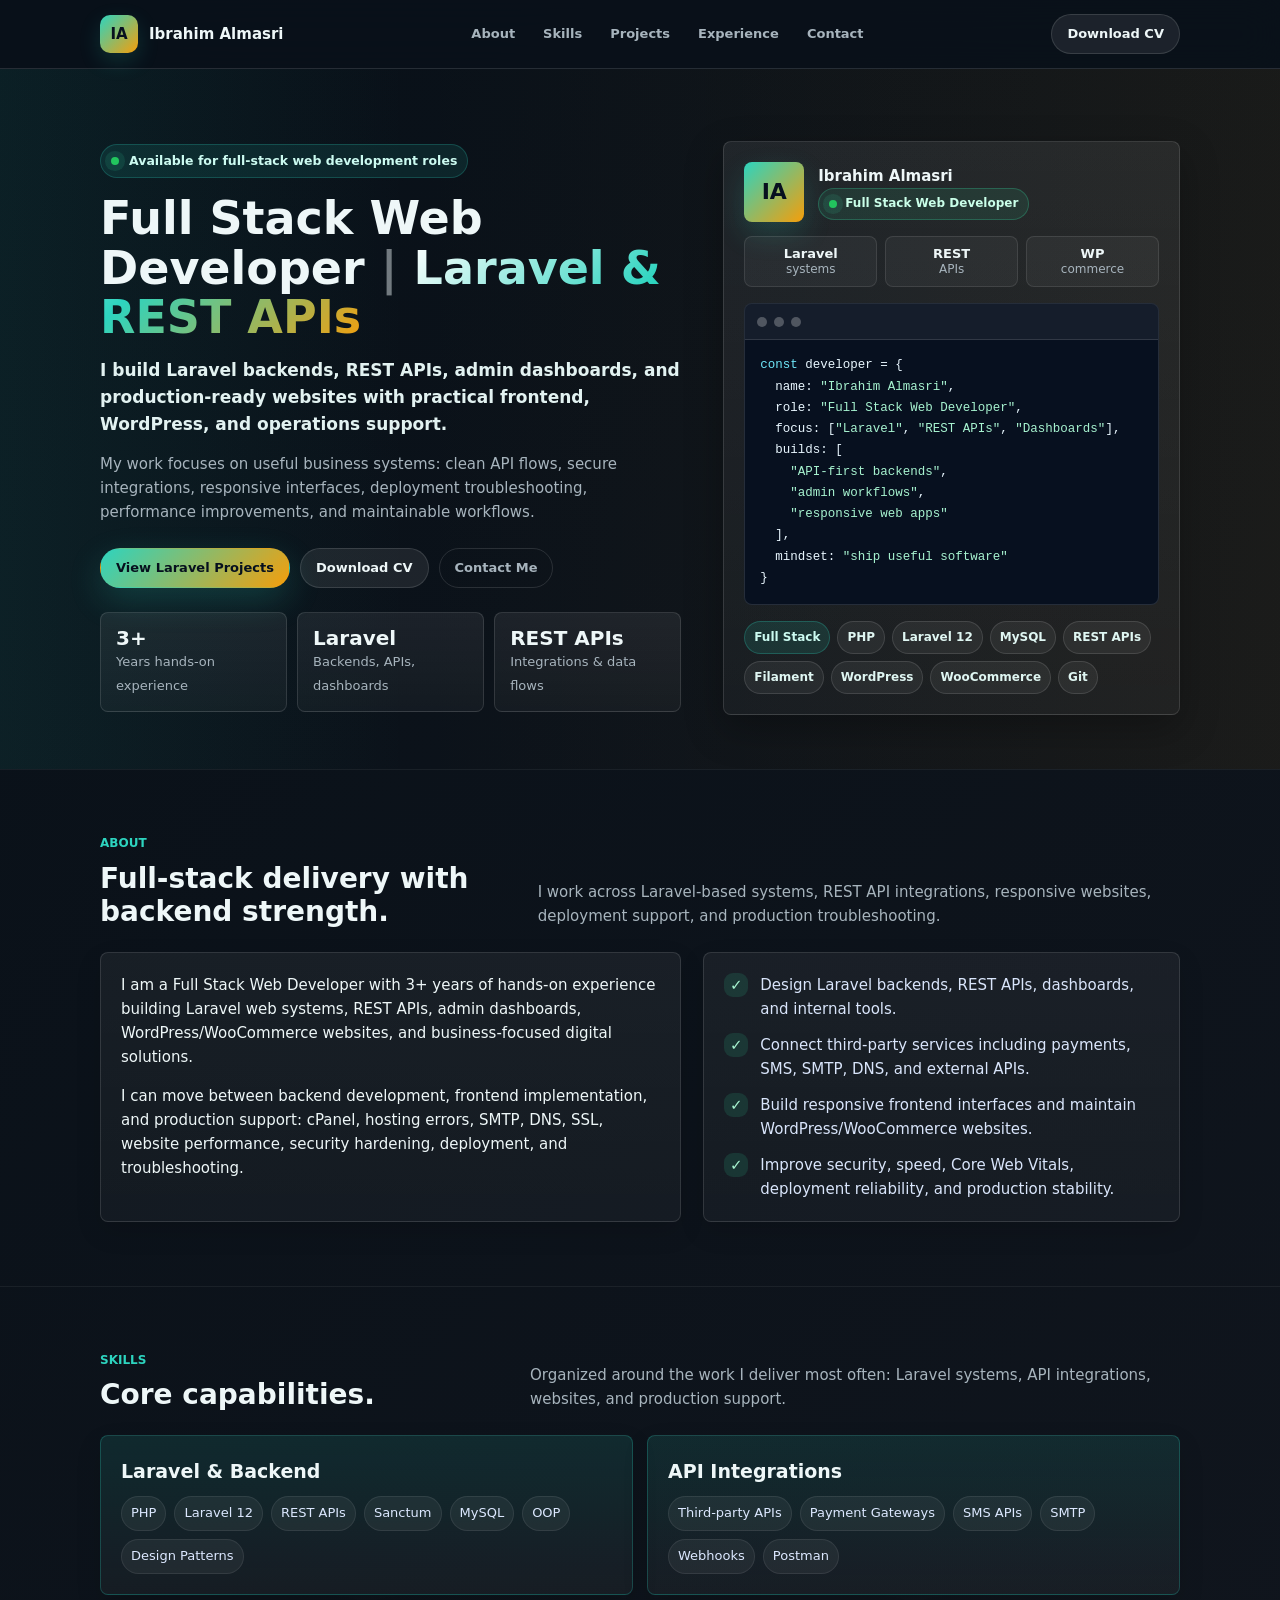
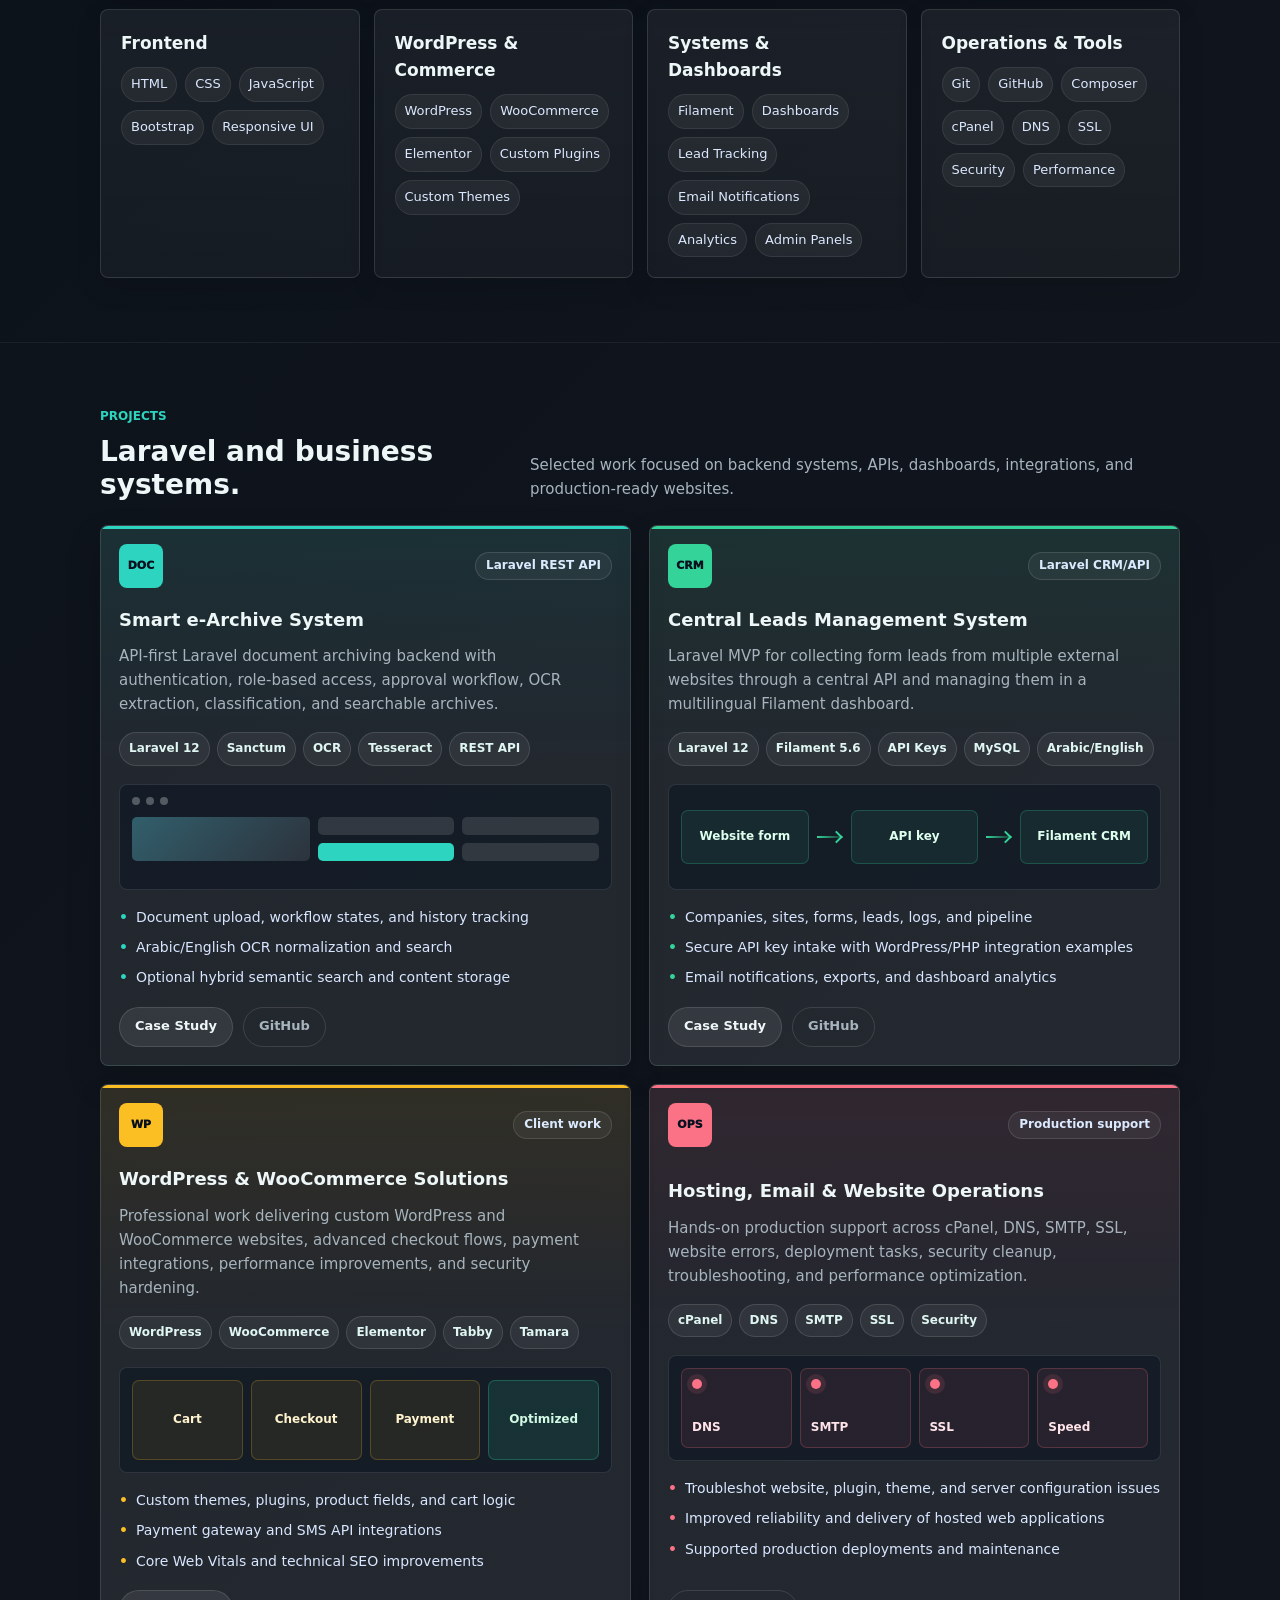
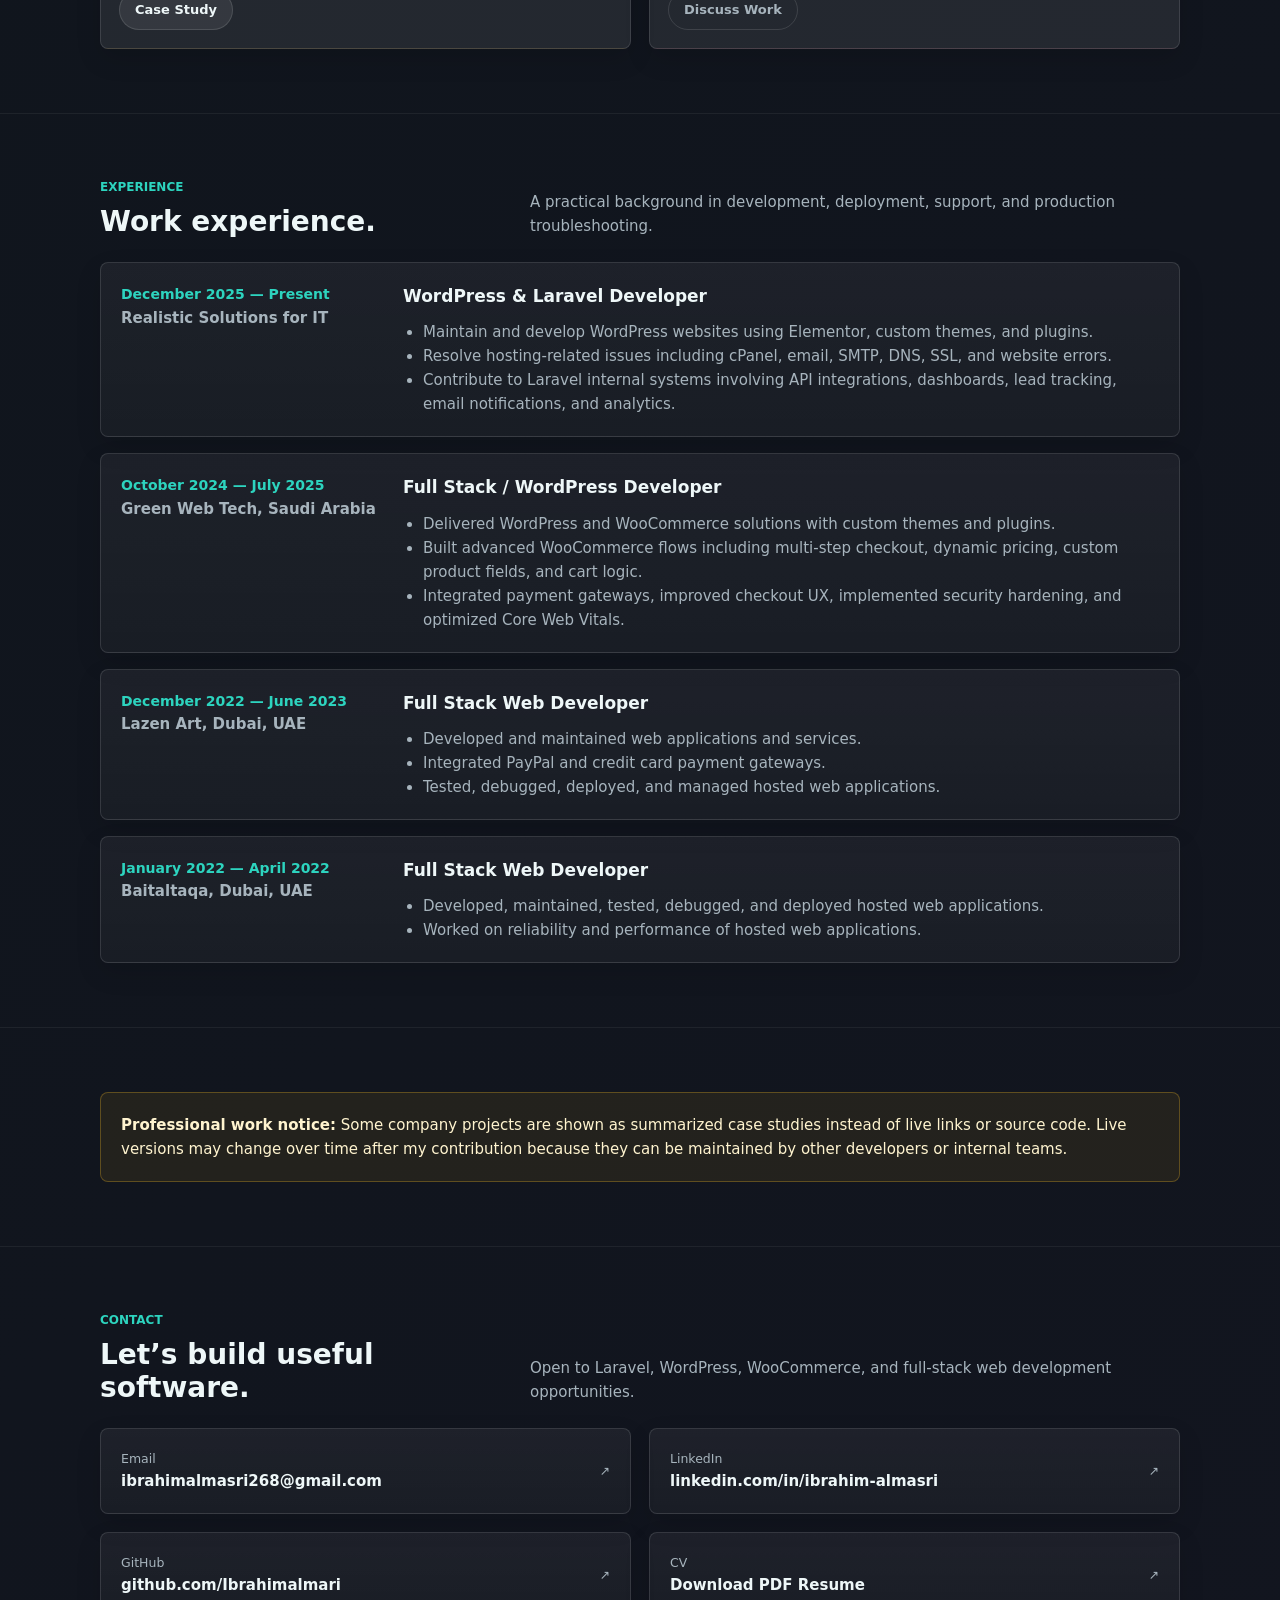
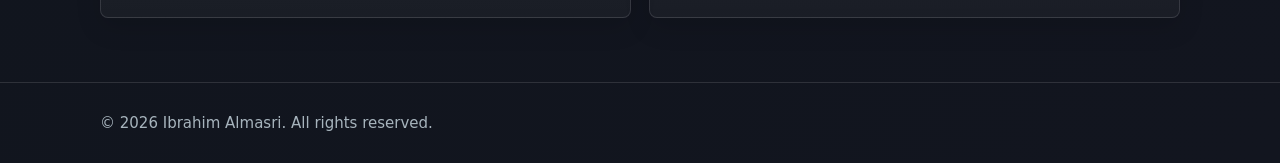
<file: index.html>
<!doctype html>
<html lang="en">

<head>
    <meta charset="utf-8">
    <meta name="viewport" content="width=device-width, initial-scale=1">
    <title>Ibrahim Almasri | Full Stack Web Developer - Laravel & REST APIs</title>
    <meta name="description" content="Portfolio of Ibrahim Almasri, Full Stack Web Developer specializing in Laravel, REST APIs, dashboards, WordPress/WooCommerce, integrations, and production support.">
    <meta property="og:title" content="Ibrahim Almasri | Full Stack Web Developer - Laravel & REST APIs">
    <meta property="og:description" content="Full-stack web development with Laravel, REST APIs, dashboards, WordPress/WooCommerce, hosting support, performance, security, and AI/OCR document systems.">
    <meta property="og:type" content="website">
    <meta name="theme-color" content="#09111a">
    <link rel="stylesheet" href="style.css">
</head>

<body>
    <a class="skip-link" href="#main">Skip to content</a>
    <header class="site-header">
        <div class="container nav">
            <a class="logo" href="#home" aria-label="Ibrahim Almasri home">
                <span class="logo-mark">IA</span>
                <span>Ibrahim Almasri</span>
            </a>
            <button class="menu-btn" type="button" aria-label="Open menu" aria-expanded="false">☰</button>
            <ul class="nav-links">
                <li><a href="#about">About</a></li>
                <li><a href="#skills">Skills</a></li>
                <li><a href="#projects">Projects</a></li>
                <li><a href="#experience">Experience</a></li>
                <li><a href="#contact">Contact</a></li>
            </ul>
            <div class="nav-actions">
                <a class="btn-secondary" href="files/IbrahimCVPlus26.pdf" target="_blank" rel="noopener">Download CV</a>
            </div>
        </div>
    </header>

    <main id="main">
        <section class="hero" id="home">
            <div class="container hero-grid">
                <div>
                    <span class="eyebrow"><span class="dot"></span>Available for full-stack web development roles</span>
                    <h1>Full Stack Web Developer <span class="role-divider">|</span> <span class="gradient-text">Laravel & REST APIs</span></h1>
                    <p class="hero-subtitle">I build Laravel backends, REST APIs, admin dashboards, and production-ready websites with practical frontend, WordPress, and operations support.</p>
                    <p class="hero-copy">My work focuses on useful business systems: clean API flows, secure integrations, responsive interfaces, deployment troubleshooting, performance improvements, and maintainable workflows.</p>
                    <div class="hero-actions">
                        <a class="btn" href="#projects">View Laravel Projects</a>
                        <a class="btn-secondary" href="files/IbrahimCVPlus26.pdf" target="_blank" rel="noopener">Download CV</a>
                        <a class="btn-ghost" href="mailto:ibrahimalmasri268@gmail.com">Contact Me</a>
                    </div>
                    <div class="hero-meta" aria-label="Professional highlights">
                        <div class="meta-card"><strong>3+</strong><span>Years hands-on experience</span></div>
                        <div class="meta-card"><strong>Laravel</strong><span>Backends, APIs, dashboards</span></div>
                        <div class="meta-card"><strong>REST APIs</strong><span>Integrations & data flows</span></div>
                    </div>
                </div>
                <div class="hero-visual" aria-hidden="true">
                    <div class="profile-card">
                        <div class="profile-top">
                            <div class="avatar">IA</div>
                            <div>
                                <strong>Ibrahim Almasri</strong><br>
                                <span class="status-pill"><span class="dot"></span>Full Stack Web Developer</span>
                            </div>
                        </div>
                        <div class="profile-stats">
                            <span><strong>Laravel</strong> systems</span>
                            <span><strong>REST</strong> APIs</span>
                            <span><strong>WP</strong> commerce</span>
                        </div>
                        <div class="code-window">
                            <div class="window-bar"><span class="circle"></span><span class="circle"></span><span class="circle"></span></div>
                            <pre><span class="k">const</span> developer = {
  name: <span class="s">"Ibrahim Almasri"</span>,
  role: <span class="s">"Full Stack Web Developer"</span>,
  focus: [<span class="s">"Laravel"</span>, <span class="s">"REST APIs"</span>, <span class="s">"Dashboards"</span>],
  builds: [
    <span class="s">"API-first backends"</span>,
    <span class="s">"admin workflows"</span>,
    <span class="s">"responsive web apps"</span>
  ],
  mindset: <span class="s">"ship useful software"</span>
}</pre>
                        </div>
                        <div class="stack-cloud">
                            <span class="tag strong-tag">Full Stack</span><span class="tag">PHP</span><span class="tag">Laravel 12</span><span class="tag">MySQL</span><span class="tag">REST APIs</span><span class="tag">Filament</span><span class="tag">WordPress</span><span class="tag">WooCommerce</span><span class="tag">Git</span>
                        </div>
                    </div>
                </div>
            </div>
        </section>

        <section class="section" id="about">
            <div class="container">
                <div class="section-head">
                    <div>
                        <p class="section-label">About</p>
                        <h2>Full-stack delivery with backend strength.</h2>
                    </div>
                    <p class="section-text">I work across Laravel-based systems, REST API integrations, responsive websites, deployment support, and production troubleshooting.</p>
                </div>
                <div class="about-grid">
                    <div class="card">
                        <p>I am a Full Stack Web Developer with 3+ years of hands-on experience building Laravel web systems, REST APIs, admin dashboards, WordPress/WooCommerce websites, and business-focused digital solutions.</p>
                        <p>I can move between backend development, frontend implementation, and production support: cPanel, hosting errors, SMTP, DNS, SSL, website performance, security hardening, deployment, and troubleshooting.</p>
                    </div>
                    <div class="card">
                        <ul class="highlight-list">
                            <li><span class="check">✓</span><span>Design Laravel backends, REST APIs, dashboards, and internal tools.</span></li>
                            <li><span class="check">✓</span><span>Connect third-party services including payments, SMS, SMTP, DNS, and external APIs.</span></li>
                            <li><span class="check">✓</span><span>Build responsive frontend interfaces and maintain WordPress/WooCommerce websites.</span></li>
                            <li><span class="check">✓</span><span>Improve security, speed, Core Web Vitals, deployment reliability, and production stability.</span></li>
                        </ul>
                    </div>
                </div>
            </div>
        </section>

        <section class="section" id="skills">
            <div class="container">
                <div class="section-head">
                    <div>
                        <p class="section-label">Skills</p>
                        <h2>Core capabilities.</h2>
                    </div>
                    <p class="section-text">Organized around the work I deliver most often: Laravel systems, API integrations, websites, and production support.</p>
                </div>
                <div class="skills-grid">
                    <div class="card skill-card featured-skill">
                        <h3>Laravel & Backend</h3>
                        <ul>
                            <li>PHP</li>
                            <li>Laravel 12</li>
                            <li>REST APIs</li>
                            <li>Sanctum</li>
                            <li>MySQL</li>
                            <li>OOP</li>
                            <li>Design Patterns</li>
                        </ul>
                    </div>
                    <div class="card skill-card featured-skill">
                        <h3>API Integrations</h3>
                        <ul>
                            <li>Third-party APIs</li>
                            <li>Payment Gateways</li>
                            <li>SMS APIs</li>
                            <li>SMTP</li>
                            <li>Webhooks</li>
                            <li>Postman</li>
                        </ul>
                    </div>
                    <div class="card skill-card">
                        <h3>Frontend</h3>
                        <ul>
                            <li>HTML</li>
                            <li>CSS</li>
                            <li>JavaScript</li>
                            <li>Bootstrap</li>
                            <li>Responsive UI</li>
                        </ul>
                    </div>
                    <div class="card skill-card">
                        <h3>WordPress & Commerce</h3>
                        <ul>
                            <li>WordPress</li>
                            <li>WooCommerce</li>
                            <li>Elementor</li>
                            <li>Custom Plugins</li>
                            <li>Custom Themes</li>
                        </ul>
                    </div>
                    <div class="card skill-card">
                        <h3>Systems & Dashboards</h3>
                        <ul>
                            <li>Filament</li>
                            <li>Dashboards</li>
                            <li>Lead Tracking</li>
                            <li>Email Notifications</li>
                            <li>Analytics</li>
                            <li>Admin Panels</li>
                        </ul>
                    </div>
                    <div class="card skill-card">
                        <h3>Operations & Tools</h3>
                        <ul>
                            <li>Git</li>
                            <li>GitHub</li>
                            <li>Composer</li>
                            <li>cPanel</li>
                            <li>DNS</li>
                            <li>SSL</li>
                            <li>Security</li>
                            <li>Performance</li>
                        </ul>
                    </div>
                </div>
            </div>
        </section>

        <section class="section" id="projects">
            <div class="container">
                <div class="section-head">
                    <div>
                        <p class="section-label">Projects</p>
                        <h2>Laravel and business systems.</h2>
                    </div>
                    <p class="section-text">Selected work focused on backend systems, APIs, dashboards, integrations, and production-ready websites.</p>
                </div>
                <div class="projects-grid">
                    <article class="card project-card featured-project project-archive">
                        <div class="project-header">
                            <div class="project-icon" aria-hidden="true">DOC</div>
                            <span class="project-type">Laravel REST API</span>
                        </div>
                        <div class="project-body">
                            <h3>Smart e-Archive System</h3>
                            <p>API-first Laravel document archiving backend with authentication, role-based access, approval workflow, OCR extraction, classification, and searchable archives.</p>
                            <div class="stack-cloud"><span class="tag">Laravel 12</span><span class="tag">Sanctum</span><span class="tag">OCR</span><span class="tag">Tesseract</span><span class="tag">REST API</span></div>
                            <div class="project-snapshot archive-snapshot" aria-hidden="true">
                                <div class="snapshot-window"><span></span><span></span><span></span></div>
                                <div class="archive-preview-grid">
                                    <span class="doc-pane"></span><span></span><span></span><span class="active"></span><span></span>
                                </div>
                            </div>
                            <ul class="project-points">
                                <li>Document upload, workflow states, and history tracking</li>
                                <li>Arabic/English OCR normalization and search</li>
                                <li>Optional hybrid semantic search and content storage</li>
                            </ul>
                        </div>
                        <div class="project-actions"><a class="btn-secondary" href="projects/smart-archive/">Case Study</a><a class="btn-ghost" href="https://github.com/Ibrahimalmari/smart-archive" target="_blank" rel="noopener">GitHub</a></div>
                    </article>

                    <article class="card project-card featured-project project-leads">
                        <div class="project-header">
                            <div class="project-icon" aria-hidden="true">CRM</div>
                            <span class="project-type">Laravel CRM/API</span>
                        </div>
                        <div class="project-body">
                            <h3>Central Leads Management System</h3>
                            <p>Laravel MVP for collecting form leads from multiple external websites through a central API and managing them in a multilingual Filament dashboard.</p>
                            <div class="stack-cloud"><span class="tag">Laravel 12</span><span class="tag">Filament 5.6</span><span class="tag">API Keys</span><span class="tag">MySQL</span><span class="tag">Arabic/English</span></div>
                            <div class="project-snapshot leads-snapshot" aria-hidden="true">
                                <span>Website form</span><i></i><span>API key</span><i></i><span>Filament CRM</span>
                            </div>
                            <ul class="project-points">
                                <li>Companies, sites, forms, leads, logs, and pipeline</li>
                                <li>Secure API key intake with WordPress/PHP integration examples</li>
                                <li>Email notifications, exports, and dashboard analytics</li>
                            </ul>
                        </div>
                        <div class="project-actions"><a class="btn-secondary" href="projects/central-leads/">Case Study</a><a class="btn-ghost" href="https://github.com/Ibrahimalmari/central-leads-management-system" target="_blank" rel="noopener">GitHub</a></div>
                    </article>

                    <article class="card project-card project-commerce">
                        <div class="project-header">
                            <div class="project-icon" aria-hidden="true">WP</div>
                            <span class="project-type">Client work</span>
                        </div>
                        <div class="project-body">
                            <h3>WordPress & WooCommerce Solutions</h3>
                            <p>Professional work delivering custom WordPress and WooCommerce websites, advanced checkout flows, payment integrations, performance improvements, and security hardening.</p>
                            <div class="stack-cloud"><span class="tag">WordPress</span><span class="tag">WooCommerce</span><span class="tag">Elementor</span><span class="tag">Tabby</span><span class="tag">Tamara</span></div>
                            <div class="project-snapshot commerce-snapshot" aria-hidden="true">
                                <span>Cart</span><span>Checkout</span><span>Payment</span><strong>Optimized</strong>
                            </div>
                            <ul class="project-points">
                                <li>Custom themes, plugins, product fields, and cart logic</li>
                                <li>Payment gateway and SMS API integrations</li>
                                <li>Core Web Vitals and technical SEO improvements</li>
                            </ul>
                        </div>
                        <div class="project-actions"><a class="btn-secondary" href="projects/wordpress-solutions/">Case Study</a></div>
                    </article>

                    <article class="card project-card project-ops">
                        <div class="project-header">
                            <div class="project-icon" aria-hidden="true">OPS</div>
                            <span class="project-type">Production support</span>
                        </div>
                        <div class="project-body">
                            <h3>Hosting, Email & Website Operations</h3>
                            <p>Hands-on production support across cPanel, DNS, SMTP, SSL, website errors, deployment tasks, security cleanup, troubleshooting, and performance optimization.</p>
                            <div class="stack-cloud"><span class="tag">cPanel</span><span class="tag">DNS</span><span class="tag">SMTP</span><span class="tag">SSL</span><span class="tag">Security</span></div>
                            <div class="project-snapshot ops-snapshot" aria-hidden="true">
                                <span>DNS</span><span>SMTP</span><span>SSL</span><span>Speed</span>
                            </div>
                            <ul class="project-points">
                                <li>Troubleshot website, plugin, theme, and server configuration issues</li>
                                <li>Improved reliability and delivery of hosted web applications</li>
                                <li>Supported production deployments and maintenance</li>
                            </ul>
                        </div>
                        <div class="project-actions"><a class="btn-ghost" href="#contact">Discuss Work</a></div>
                    </article>
                </div>
            </div>
        </section>

        <section class="section" id="experience">
            <div class="container">
                <div class="section-head">
                    <div>
                        <p class="section-label">Experience</p>
                        <h2>Work experience.</h2>
                    </div>
                    <p class="section-text">A practical background in development, deployment, support, and production troubleshooting.</p>
                </div>
                <div class="timeline">
                    <article class="card timeline-card">
                        <div>
                            <div class="date">December 2025 — Present</div>
                            <div class="company">Realistic Solutions for IT</div>
                        </div>
                        <div>
                            <h3>WordPress & Laravel Developer</h3>
                            <ul>
                                <li>Maintain and develop WordPress websites using Elementor, custom themes, and plugins.</li>
                                <li>Resolve hosting-related issues including cPanel, email, SMTP, DNS, SSL, and website errors.</li>
                                <li>Contribute to Laravel internal systems involving API integrations, dashboards, lead tracking, email notifications, and analytics.</li>
                            </ul>
                        </div>
                    </article>
                    <article class="card timeline-card">
                        <div>
                            <div class="date">October 2024 — July 2025</div>
                            <div class="company">Green Web Tech, Saudi Arabia</div>
                        </div>
                        <div>
                            <h3>Full Stack / WordPress Developer</h3>
                            <ul>
                                <li>Delivered WordPress and WooCommerce solutions with custom themes and plugins.</li>
                                <li>Built advanced WooCommerce flows including multi-step checkout, dynamic pricing, custom product fields, and cart logic.</li>
                                <li>Integrated payment gateways, improved checkout UX, implemented security hardening, and optimized Core Web Vitals.</li>
                            </ul>
                        </div>
                    </article>
                    <article class="card timeline-card">
                        <div>
                            <div class="date">December 2022 — June 2023</div>
                            <div class="company">Lazen Art, Dubai, UAE</div>
                        </div>
                        <div>
                            <h3>Full Stack Web Developer</h3>
                            <ul>
                                <li>Developed and maintained web applications and services.</li>
                                <li>Integrated PayPal and credit card payment gateways.</li>
                                <li>Tested, debugged, deployed, and managed hosted web applications.</li>
                            </ul>
                        </div>
                    </article>
                    <article class="card timeline-card">
                        <div>
                            <div class="date">January 2022 — April 2022</div>
                            <div class="company">Baitaltaqa, Dubai, UAE</div>
                        </div>
                        <div>
                            <h3>Full Stack Web Developer</h3>
                            <ul>
                                <li>Developed, maintained, tested, debugged, and deployed hosted web applications.</li>
                                <li>Worked on reliability and performance of hosted web applications.</li>
                            </ul>
                        </div>
                    </article>
                </div>
            </div>
        </section>

        <section class="section">
            <div class="container">
                <div class="notice">
                    <strong>Professional work notice:</strong> Some company projects are shown as summarized case studies instead of live links or source code. Live versions may change over time after my contribution because they can be maintained by
                    other developers or internal teams.
                </div>
            </div>
        </section>

        <section class="section" id="contact">
            <div class="container">
                <div class="section-head">
                    <div>
                        <p class="section-label">Contact</p>
                        <h2>Let’s build useful software.</h2>
                    </div>
                    <p class="section-text">Open to Laravel, WordPress, WooCommerce, and full-stack web development opportunities.</p>
                </div>
                <div class="contact-grid">
                    <a class="card contact-card" href="mailto:ibrahimalmasri268@gmail.com">
                        <div><span>Email</span><strong>ibrahimalmasri268@gmail.com</strong></div><span>↗</span></a>
                    <a class="card contact-card" href="https://www.linkedin.com/in/ibrahim-almasri-b02807230/" target="_blank" rel="noopener">
                        <div><span>LinkedIn</span><strong>linkedin.com/in/ibrahim-almasri</strong></div><span>↗</span></a>
                    <a class="card contact-card" href="https://github.com/Ibrahimalmari" target="_blank" rel="noopener">
                        <div><span>GitHub</span><strong>github.com/Ibrahimalmari</strong></div><span>↗</span></a>
                    <a class="card contact-card" href="files/IbrahimCVPlus26.pdf" target="_blank" rel="noopener">
                        <div><span>CV</span><strong>Download PDF Resume</strong></div><span>↗</span></a>
                </div>
            </div>
        </section>
    </main>

    <footer class="footer">
        <div class="container">
            <span>© <span data-year></span> Ibrahim Almasri. All rights reserved.</span>
        </div>
    </footer>
    <script src="script.js"></script>
</body>

</html>
</file>
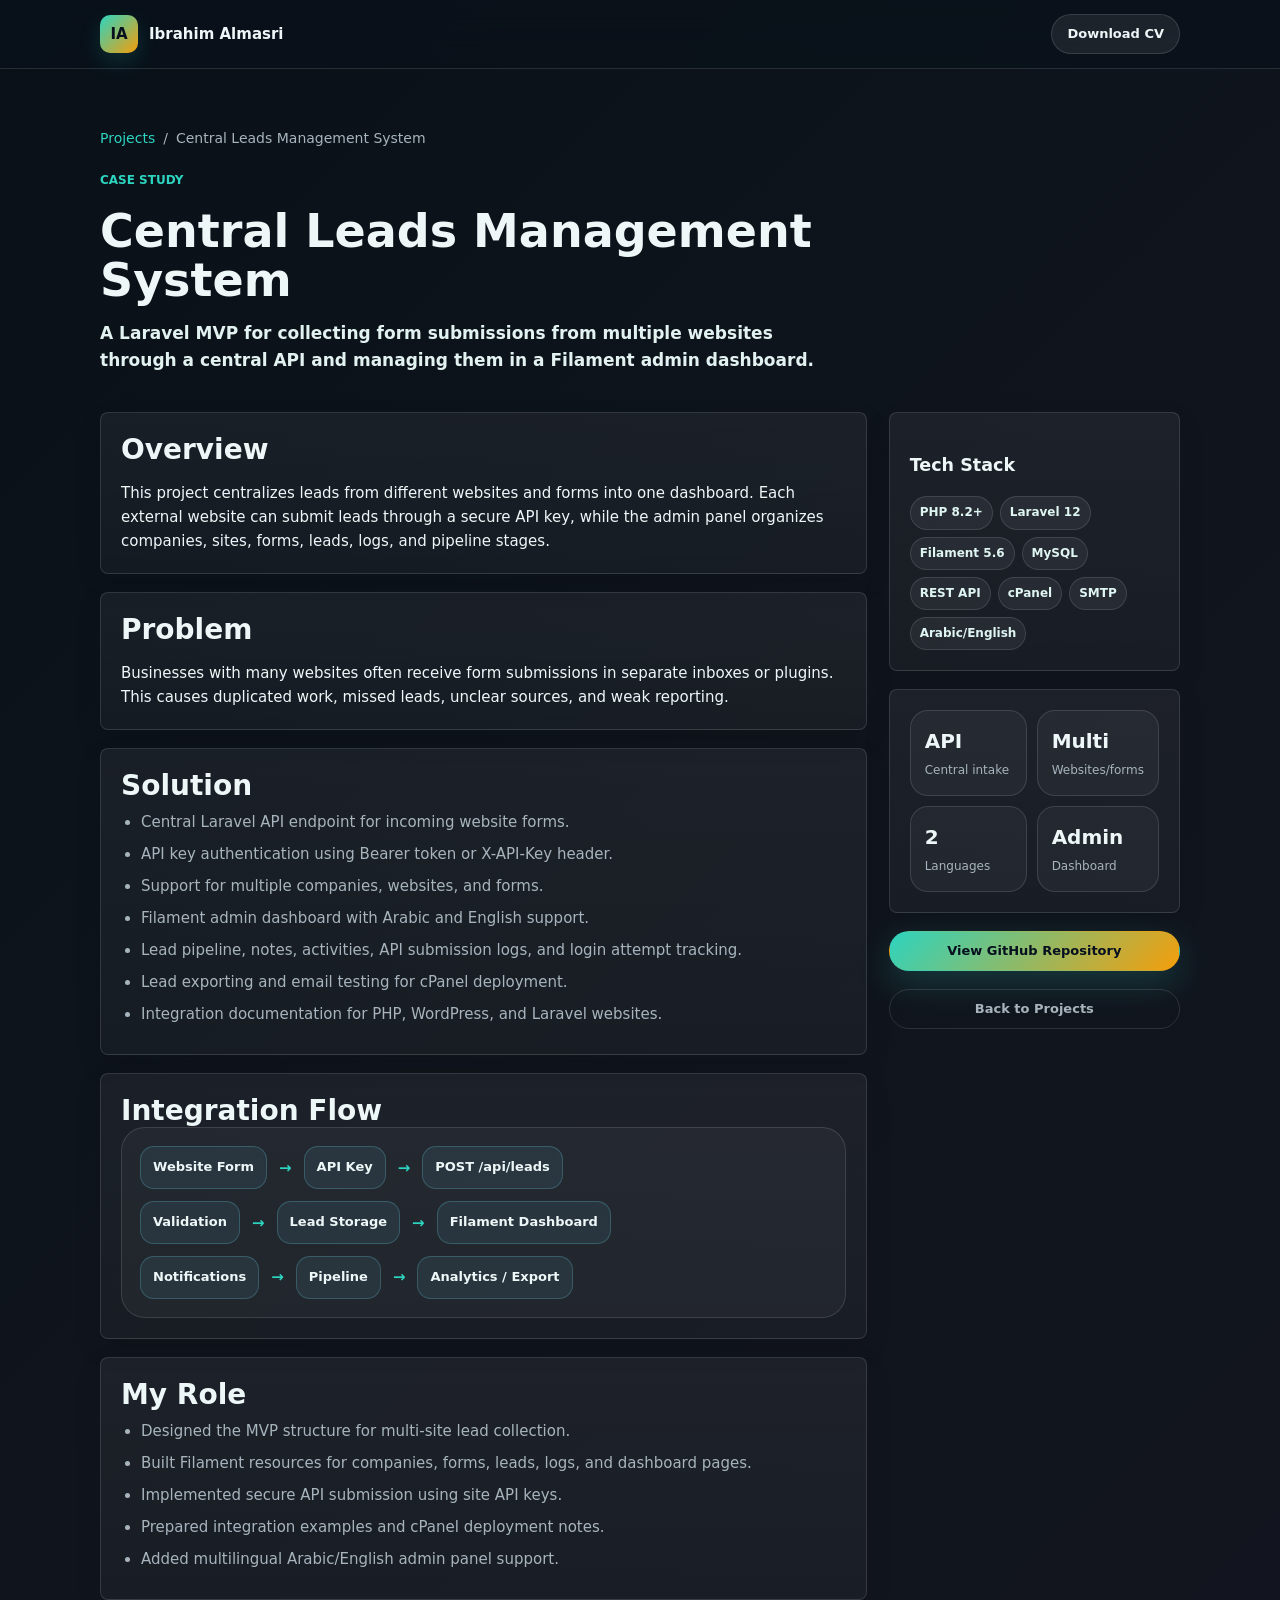
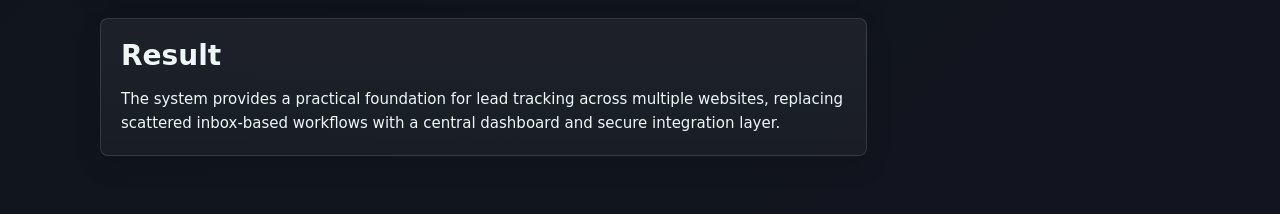
<file: projects/central-leads/index.html>
<!doctype html>
<html lang="en">
<head>
  <meta charset="utf-8">
  <meta name="viewport" content="width=device-width, initial-scale=1">
  <title>Central Leads Management System — Case Study | Ibrahim Almasri</title>
  <meta name="description" content="Central Leads Management System case study: Laravel and Filament dashboard for collecting leads from multiple external websites via a secure API.">
  <link rel="stylesheet" href="../../style.css">
</head>
<body>
  <header class="site-header">
    <div class="container nav">
      <a class="logo" href="../../"><span class="logo-mark">IA</span><span>Ibrahim Almasri</span></a>
      <div class="nav-actions"><a class="btn-secondary" href="../../files/IbrahimCVPlus26.pdf" target="_blank" rel="noopener">Download CV</a></div>
    </div>
  </header>
  <main class="project-page">
    <div class="container">
      <div class="breadcrumb"><a href="../../#projects">Projects</a><span>/</span><span>Central Leads Management System</span></div>
      <div class="section-head">
        <div>
          <p class="section-label">Case Study</p>
          <h1>Central Leads Management System</h1>
          <p class="hero-subtitle">A Laravel MVP for collecting form submissions from multiple websites through a central API and managing them in a Filament admin dashboard.</p>
        </div>
      </div>
      <div class="case-grid">
        <div class="case-main">
          <section class="card">
            <h2>Overview</h2>
            <p>This project centralizes leads from different websites and forms into one dashboard. Each external website can submit leads through a secure API key, while the admin panel organizes companies, sites, forms, leads, logs, and pipeline stages.</p>
          </section>
          <section class="card">
            <h2>Problem</h2>
            <p>Businesses with many websites often receive form submissions in separate inboxes or plugins. This causes duplicated work, missed leads, unclear sources, and weak reporting.</p>
          </section>
          <section class="card">
            <h2>Solution</h2>
            <ul class="case-list">
              <li>Central Laravel API endpoint for incoming website forms.</li>
              <li>API key authentication using Bearer token or X-API-Key header.</li>
              <li>Support for multiple companies, websites, and forms.</li>
              <li>Filament admin dashboard with Arabic and English support.</li>
              <li>Lead pipeline, notes, activities, API submission logs, and login attempt tracking.</li>
              <li>Lead exporting and email testing for cPanel deployment.</li>
              <li>Integration documentation for PHP, WordPress, and Laravel websites.</li>
            </ul>
          </section>
          <section class="card">
            <h2>Integration Flow</h2>
            <div class="diagram">
              <div class="diagram-row"><span class="node">Website Form</span><span class="arrow">→</span><span class="node">API Key</span><span class="arrow">→</span><span class="node">POST /api/leads</span></div>
              <div class="diagram-row"><span class="node">Validation</span><span class="arrow">→</span><span class="node">Lead Storage</span><span class="arrow">→</span><span class="node">Filament Dashboard</span></div>
              <div class="diagram-row"><span class="node">Notifications</span><span class="arrow">→</span><span class="node">Pipeline</span><span class="arrow">→</span><span class="node">Analytics / Export</span></div>
            </div>
          </section>
          <section class="card">
            <h2>My Role</h2>
            <ul class="case-list">
              <li>Designed the MVP structure for multi-site lead collection.</li>
              <li>Built Filament resources for companies, forms, leads, logs, and dashboard pages.</li>
              <li>Implemented secure API submission using site API keys.</li>
              <li>Prepared integration examples and cPanel deployment notes.</li>
              <li>Added multilingual Arabic/English admin panel support.</li>
            </ul>
          </section>
          <section class="card">
            <h2>Result</h2>
            <p>The system provides a practical foundation for lead tracking across multiple websites, replacing scattered inbox-based workflows with a central dashboard and secure integration layer.</p>
          </section>
        </div>
        <aside class="case-side">
          <div class="card">
            <h3>Tech Stack</h3>
            <div class="stack-cloud"><span class="tag">PHP 8.2+</span><span class="tag">Laravel 12</span><span class="tag">Filament 5.6</span><span class="tag">MySQL</span><span class="tag">REST API</span><span class="tag">cPanel</span><span class="tag">SMTP</span><span class="tag">Arabic/English</span></div>
          </div>
          <div class="card mini-stat">
            <div><strong>API</strong><span>Central intake</span></div>
            <div><strong>Multi</strong><span>Websites/forms</span></div>
            <div><strong>2</strong><span>Languages</span></div>
            <div><strong>Admin</strong><span>Dashboard</span></div>
          </div>
          <a class="btn" href="https://github.com/Ibrahimalmari/central-leads-management-system" target="_blank" rel="noopener">View GitHub Repository</a>
          <a class="btn-ghost" href="../../#projects">Back to Projects</a>
        </aside>
      </div>
    </div>
  </main>
  <script src="../../script.js"></script>
</body>
</html>
</file>
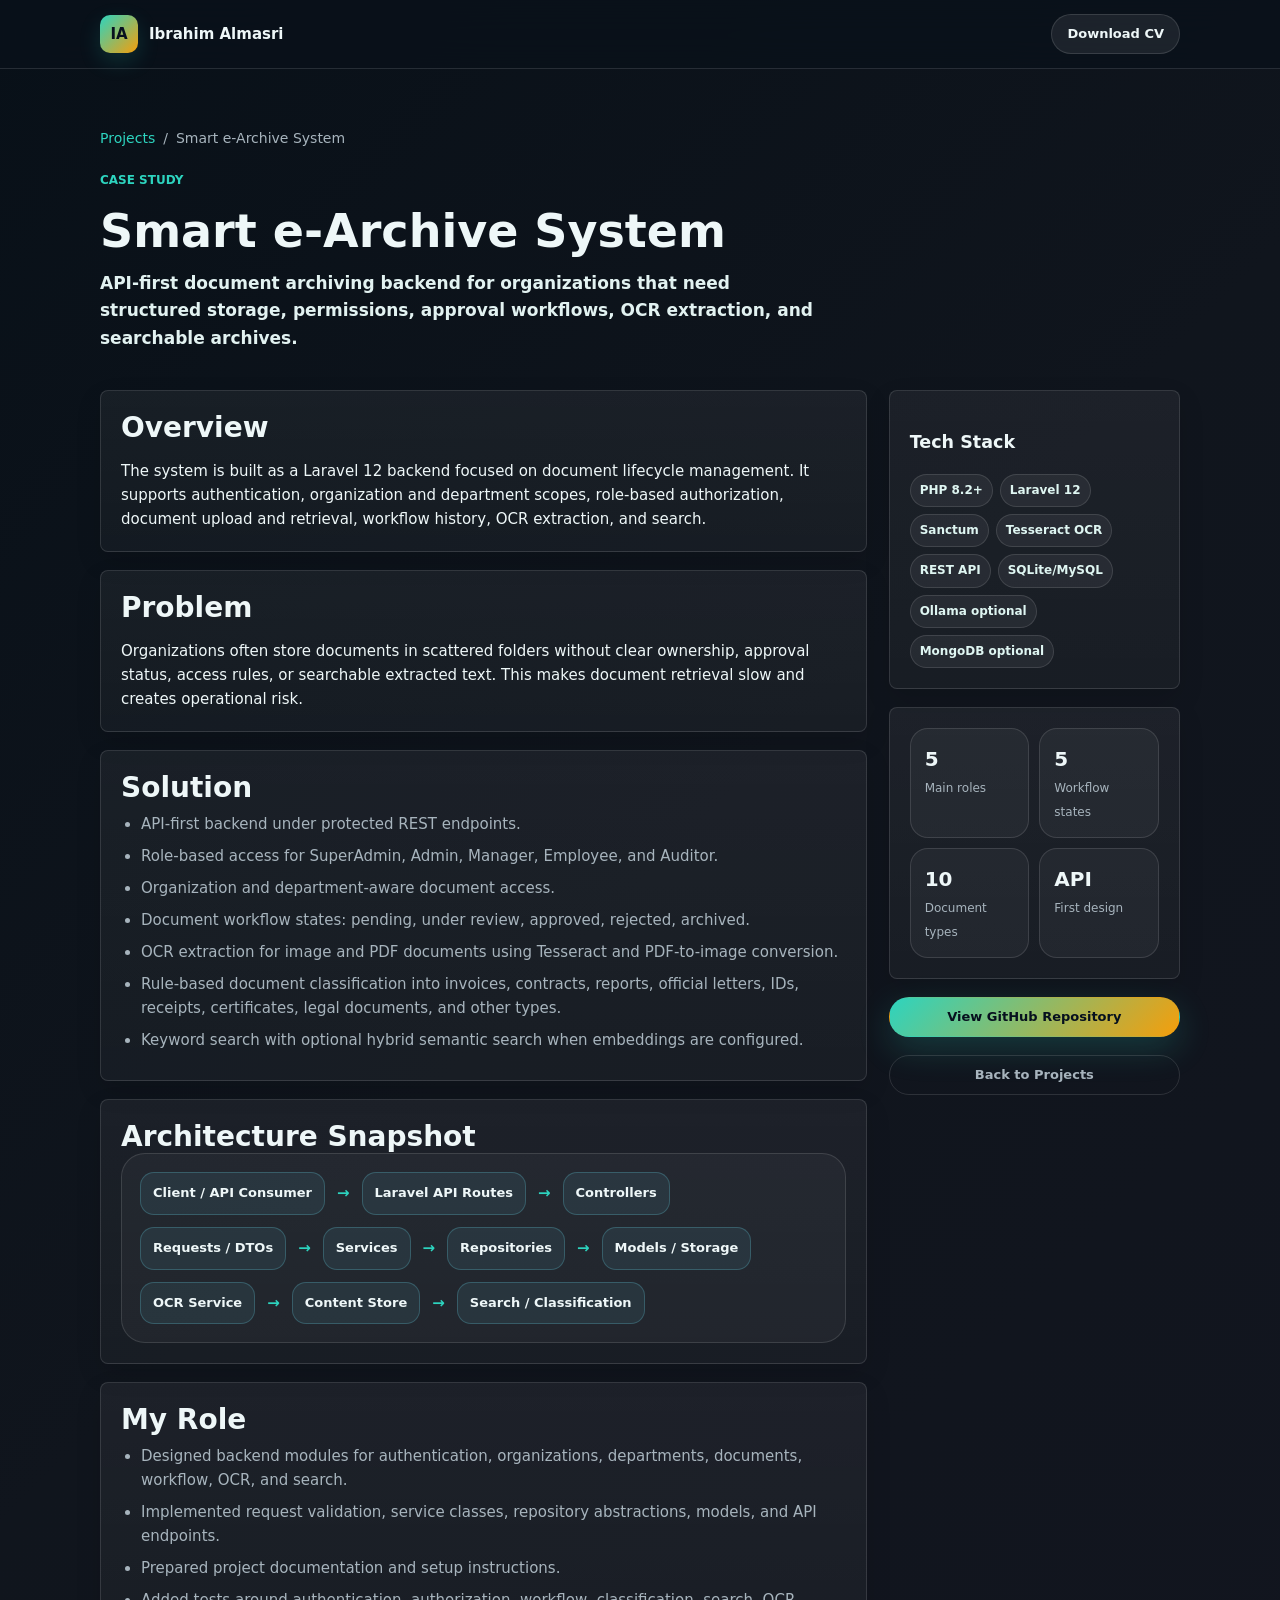
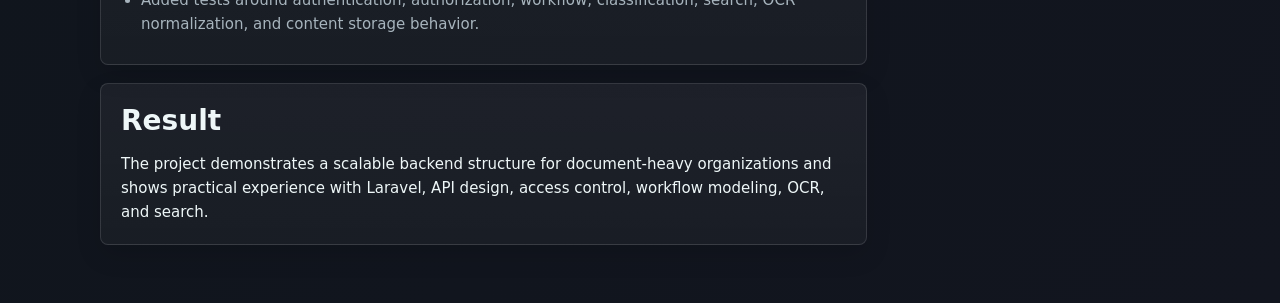
<file: projects/smart-archive/index.html>
<!doctype html>
<html lang="en">
<head>
  <meta charset="utf-8">
  <meta name="viewport" content="width=device-width, initial-scale=1">
  <title>Smart e-Archive System — Case Study | Ibrahim Almasri</title>
  <meta name="description" content="Smart e-Archive System case study: Laravel 12 API-first document management, OCR, approval workflow, classification, and search.">
  <link rel="stylesheet" href="../../style.css">
</head>
<body>
  <header class="site-header">
    <div class="container nav">
      <a class="logo" href="../../"><span class="logo-mark">IA</span><span>Ibrahim Almasri</span></a>
      <div class="nav-actions"><a class="btn-secondary" href="../../files/IbrahimCVPlus26.pdf" target="_blank" rel="noopener">Download CV</a></div>
    </div>
  </header>
  <main class="project-page">
    <div class="container">
      <div class="breadcrumb"><a href="../../#projects">Projects</a><span>/</span><span>Smart e-Archive System</span></div>
      <div class="section-head">
        <div>
          <p class="section-label">Case Study</p>
          <h1>Smart e-Archive System</h1>
          <p class="hero-subtitle">API-first document archiving backend for organizations that need structured storage, permissions, approval workflows, OCR extraction, and searchable archives.</p>
        </div>
      </div>
      <div class="case-grid">
        <div class="case-main">
          <section class="card">
            <h2>Overview</h2>
            <p>The system is built as a Laravel 12 backend focused on document lifecycle management. It supports authentication, organization and department scopes, role-based authorization, document upload and retrieval, workflow history, OCR extraction, and search.</p>
          </section>
          <section class="card">
            <h2>Problem</h2>
            <p>Organizations often store documents in scattered folders without clear ownership, approval status, access rules, or searchable extracted text. This makes document retrieval slow and creates operational risk.</p>
          </section>
          <section class="card">
            <h2>Solution</h2>
            <ul class="case-list">
              <li>API-first backend under protected REST endpoints.</li>
              <li>Role-based access for SuperAdmin, Admin, Manager, Employee, and Auditor.</li>
              <li>Organization and department-aware document access.</li>
              <li>Document workflow states: pending, under review, approved, rejected, archived.</li>
              <li>OCR extraction for image and PDF documents using Tesseract and PDF-to-image conversion.</li>
              <li>Rule-based document classification into invoices, contracts, reports, official letters, IDs, receipts, certificates, legal documents, and other types.</li>
              <li>Keyword search with optional hybrid semantic search when embeddings are configured.</li>
            </ul>
          </section>
          <section class="card">
            <h2>Architecture Snapshot</h2>
            <div class="diagram">
              <div class="diagram-row"><span class="node">Client / API Consumer</span><span class="arrow">→</span><span class="node">Laravel API Routes</span><span class="arrow">→</span><span class="node">Controllers</span></div>
              <div class="diagram-row"><span class="node">Requests / DTOs</span><span class="arrow">→</span><span class="node">Services</span><span class="arrow">→</span><span class="node">Repositories</span><span class="arrow">→</span><span class="node">Models / Storage</span></div>
              <div class="diagram-row"><span class="node">OCR Service</span><span class="arrow">→</span><span class="node">Content Store</span><span class="arrow">→</span><span class="node">Search / Classification</span></div>
            </div>
          </section>
          <section class="card">
            <h2>My Role</h2>
            <ul class="case-list">
              <li>Designed backend modules for authentication, organizations, departments, documents, workflow, OCR, and search.</li>
              <li>Implemented request validation, service classes, repository abstractions, models, and API endpoints.</li>
              <li>Prepared project documentation and setup instructions.</li>
              <li>Added tests around authentication, authorization, workflow, classification, search, OCR normalization, and content storage behavior.</li>
            </ul>
          </section>
          <section class="card">
            <h2>Result</h2>
            <p>The project demonstrates a scalable backend structure for document-heavy organizations and shows practical experience with Laravel, API design, access control, workflow modeling, OCR, and search.</p>
          </section>
        </div>
        <aside class="case-side">
          <div class="card">
            <h3>Tech Stack</h3>
            <div class="stack-cloud"><span class="tag">PHP 8.2+</span><span class="tag">Laravel 12</span><span class="tag">Sanctum</span><span class="tag">Tesseract OCR</span><span class="tag">REST API</span><span class="tag">SQLite/MySQL</span><span class="tag">Ollama optional</span><span class="tag">MongoDB optional</span></div>
          </div>
          <div class="card mini-stat">
            <div><strong>5</strong><span>Main roles</span></div>
            <div><strong>5</strong><span>Workflow states</span></div>
            <div><strong>10</strong><span>Document types</span></div>
            <div><strong>API</strong><span>First design</span></div>
          </div>
          <a class="btn" href="https://github.com/Ibrahimalmari/smart-archive" target="_blank" rel="noopener">View GitHub Repository</a>
          <a class="btn-ghost" href="../../#projects">Back to Projects</a>
        </aside>
      </div>
    </div>
  </main>
  <script src="../../script.js"></script>
</body>
</html>
</file>
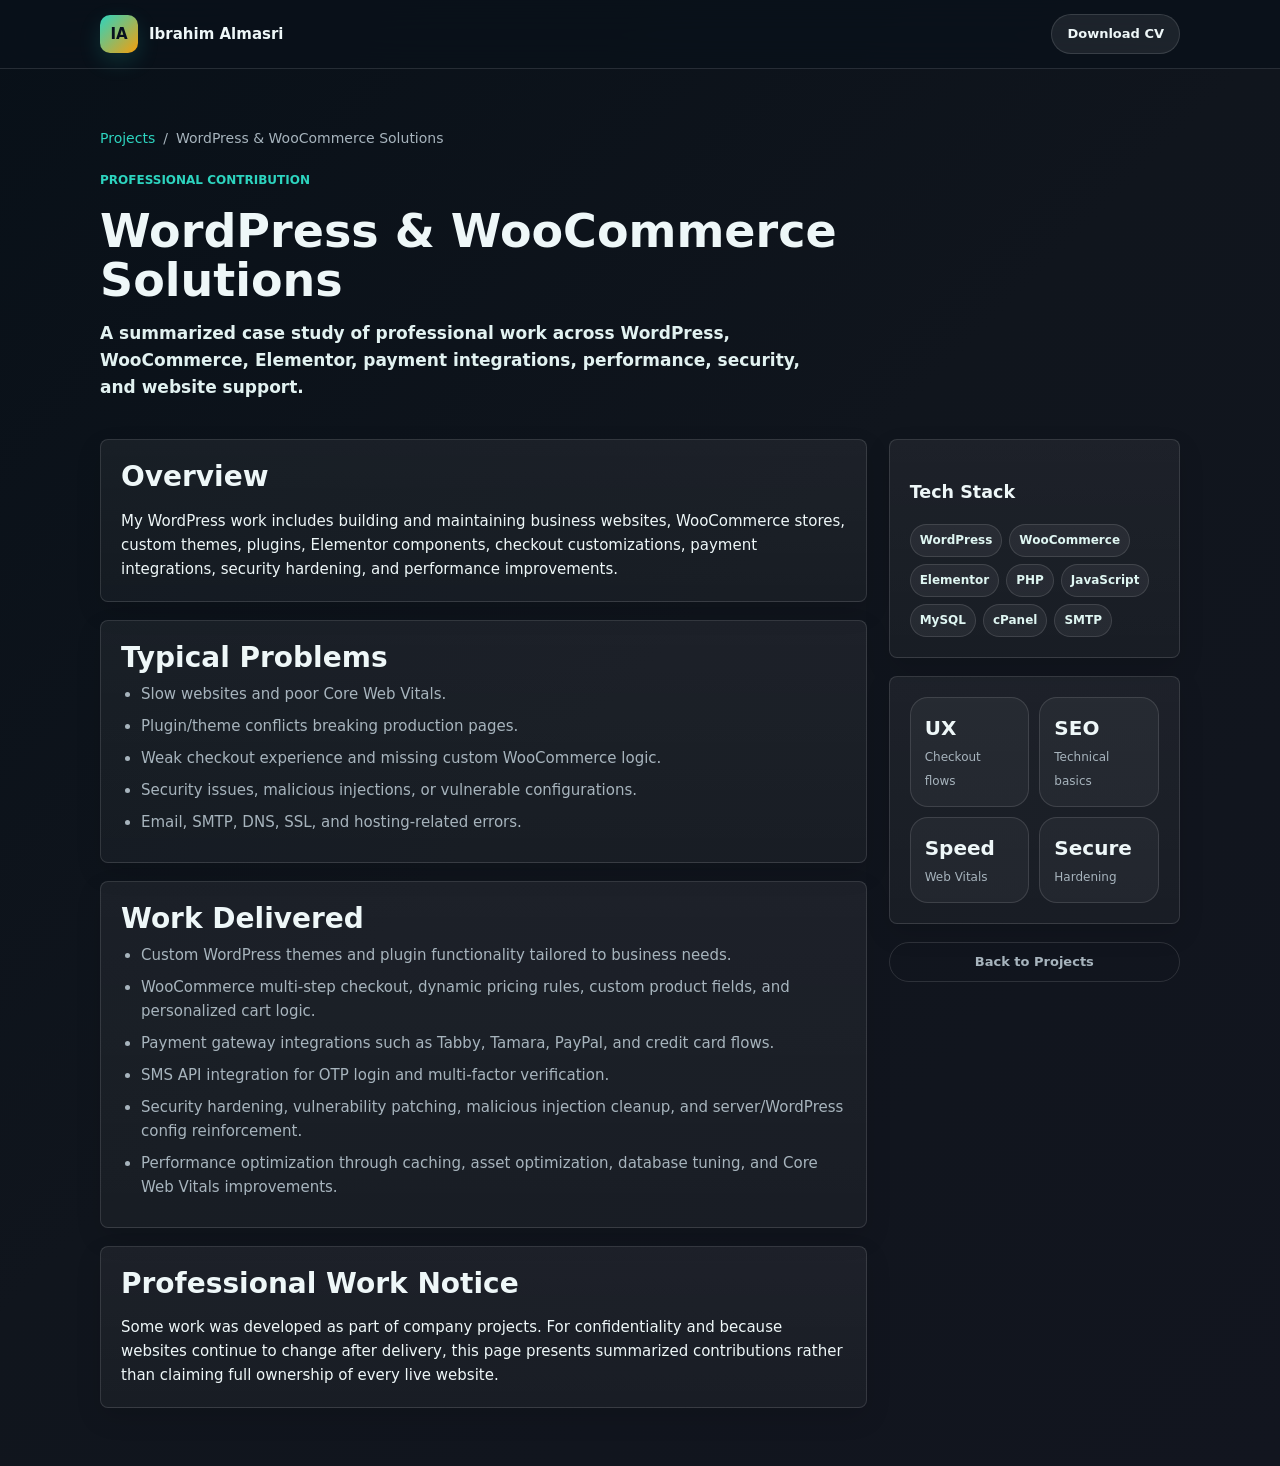
<file: projects/wordpress-solutions/index.html>
<!doctype html>
<html lang="en">
<head>
  <meta charset="utf-8">
  <meta name="viewport" content="width=device-width, initial-scale=1">
  <title>WordPress & WooCommerce Solutions — Case Study | Ibrahim Almasri</title>
  <meta name="description" content="WordPress and WooCommerce professional contribution case study by Ibrahim Almasri.">
  <link rel="stylesheet" href="../../style.css">
</head>
<body>
  <header class="site-header">
    <div class="container nav">
      <a class="logo" href="../../"><span class="logo-mark">IA</span><span>Ibrahim Almasri</span></a>
      <div class="nav-actions"><a class="btn-secondary" href="../../files/IbrahimCVPlus26.pdf" target="_blank" rel="noopener">Download CV</a></div>
    </div>
  </header>
  <main class="project-page">
    <div class="container">
      <div class="breadcrumb"><a href="../../#projects">Projects</a><span>/</span><span>WordPress & WooCommerce Solutions</span></div>
      <div class="section-head">
        <div>
          <p class="section-label">Professional Contribution</p>
          <h1>WordPress & WooCommerce Solutions</h1>
          <p class="hero-subtitle">A summarized case study of professional work across WordPress, WooCommerce, Elementor, payment integrations, performance, security, and website support.</p>
        </div>
      </div>
      <div class="case-grid">
        <div class="case-main">
          <section class="card">
            <h2>Overview</h2>
            <p>My WordPress work includes building and maintaining business websites, WooCommerce stores, custom themes, plugins, Elementor components, checkout customizations, payment integrations, security hardening, and performance improvements.</p>
          </section>
          <section class="card">
            <h2>Typical Problems</h2>
            <ul class="case-list">
              <li>Slow websites and poor Core Web Vitals.</li>
              <li>Plugin/theme conflicts breaking production pages.</li>
              <li>Weak checkout experience and missing custom WooCommerce logic.</li>
              <li>Security issues, malicious injections, or vulnerable configurations.</li>
              <li>Email, SMTP, DNS, SSL, and hosting-related errors.</li>
            </ul>
          </section>
          <section class="card">
            <h2>Work Delivered</h2>
            <ul class="case-list">
              <li>Custom WordPress themes and plugin functionality tailored to business needs.</li>
              <li>WooCommerce multi-step checkout, dynamic pricing rules, custom product fields, and personalized cart logic.</li>
              <li>Payment gateway integrations such as Tabby, Tamara, PayPal, and credit card flows.</li>
              <li>SMS API integration for OTP login and multi-factor verification.</li>
              <li>Security hardening, vulnerability patching, malicious injection cleanup, and server/WordPress config reinforcement.</li>
              <li>Performance optimization through caching, asset optimization, database tuning, and Core Web Vitals improvements.</li>
            </ul>
          </section>
          <section class="card">
            <h2>Professional Work Notice</h2>
            <p>Some work was developed as part of company projects. For confidentiality and because websites continue to change after delivery, this page presents summarized contributions rather than claiming full ownership of every live website.</p>
          </section>
        </div>
        <aside class="case-side">
          <div class="card">
            <h3>Tech Stack</h3>
            <div class="stack-cloud"><span class="tag">WordPress</span><span class="tag">WooCommerce</span><span class="tag">Elementor</span><span class="tag">PHP</span><span class="tag">JavaScript</span><span class="tag">MySQL</span><span class="tag">cPanel</span><span class="tag">SMTP</span></div>
          </div>
          <div class="card mini-stat">
            <div><strong>UX</strong><span>Checkout flows</span></div>
            <div><strong>SEO</strong><span>Technical basics</span></div>
            <div><strong>Speed</strong><span>Web Vitals</span></div>
            <div><strong>Secure</strong><span>Hardening</span></div>
          </div>
          <a class="btn-ghost" href="../../#projects">Back to Projects</a>
        </aside>
      </div>
    </div>
  </main>
  <script src="../../script.js"></script>
</body>
</html>
</file>
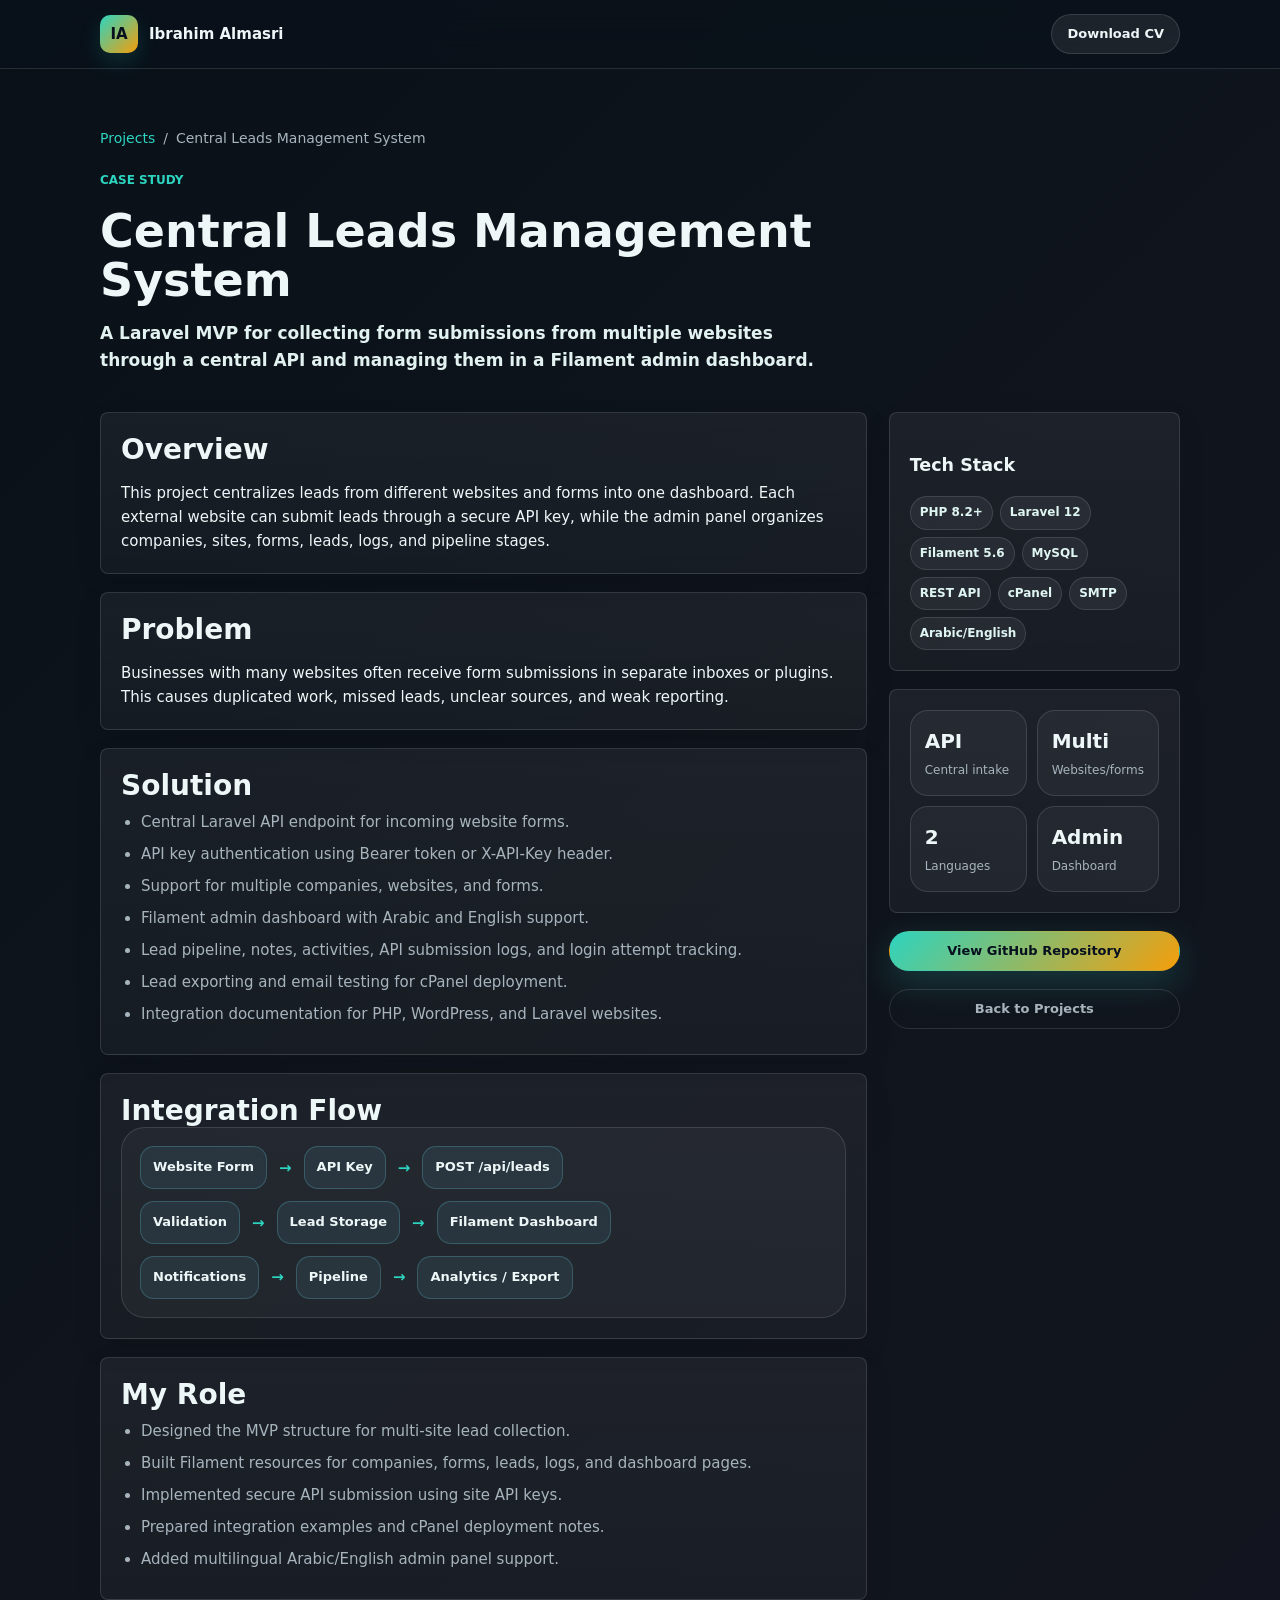
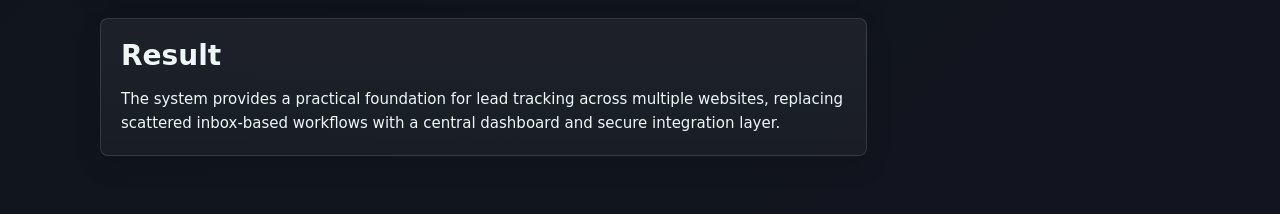
<file: projects/central-leads.html>
<!doctype html>
<html lang="en">
<head>
  <meta charset="utf-8">
  <meta name="viewport" content="width=device-width, initial-scale=1">
  <title>Central Leads Management System — Case Study | Ibrahim Almasri</title>
  <meta name="description" content="Central Leads Management System case study: Laravel and Filament dashboard for collecting leads from multiple external websites via a secure API.">
  <link rel="stylesheet" href="../style.css">
</head>
<body>
  <header class="site-header">
    <div class="container nav">
      <a class="logo" href="../"><span class="logo-mark">IA</span><span>Ibrahim Almasri</span></a>
      <div class="nav-actions"><a class="btn-secondary" href="../files/IbrahimCVPlus26.pdf" target="_blank" rel="noopener">Download CV</a></div>
    </div>
  </header>
  <main class="project-page">
    <div class="container">
      <div class="breadcrumb"><a href="../#projects">Projects</a><span>/</span><span>Central Leads Management System</span></div>
      <div class="section-head">
        <div>
          <p class="section-label">Case Study</p>
          <h1>Central Leads Management System</h1>
          <p class="hero-subtitle">A Laravel MVP for collecting form submissions from multiple websites through a central API and managing them in a Filament admin dashboard.</p>
        </div>
      </div>
      <div class="case-grid">
        <div class="case-main">
          <section class="card">
            <h2>Overview</h2>
            <p>This project centralizes leads from different websites and forms into one dashboard. Each external website can submit leads through a secure API key, while the admin panel organizes companies, sites, forms, leads, logs, and pipeline stages.</p>
          </section>
          <section class="card">
            <h2>Problem</h2>
            <p>Businesses with many websites often receive form submissions in separate inboxes or plugins. This causes duplicated work, missed leads, unclear sources, and weak reporting.</p>
          </section>
          <section class="card">
            <h2>Solution</h2>
            <ul class="case-list">
              <li>Central Laravel API endpoint for incoming website forms.</li>
              <li>API key authentication using Bearer token or X-API-Key header.</li>
              <li>Support for multiple companies, websites, and forms.</li>
              <li>Filament admin dashboard with Arabic and English support.</li>
              <li>Lead pipeline, notes, activities, API submission logs, and login attempt tracking.</li>
              <li>Lead exporting and email testing for cPanel deployment.</li>
              <li>Integration documentation for PHP, WordPress, and Laravel websites.</li>
            </ul>
          </section>
          <section class="card">
            <h2>Integration Flow</h2>
            <div class="diagram">
              <div class="diagram-row"><span class="node">Website Form</span><span class="arrow">→</span><span class="node">API Key</span><span class="arrow">→</span><span class="node">POST /api/leads</span></div>
              <div class="diagram-row"><span class="node">Validation</span><span class="arrow">→</span><span class="node">Lead Storage</span><span class="arrow">→</span><span class="node">Filament Dashboard</span></div>
              <div class="diagram-row"><span class="node">Notifications</span><span class="arrow">→</span><span class="node">Pipeline</span><span class="arrow">→</span><span class="node">Analytics / Export</span></div>
            </div>
          </section>
          <section class="card">
            <h2>My Role</h2>
            <ul class="case-list">
              <li>Designed the MVP structure for multi-site lead collection.</li>
              <li>Built Filament resources for companies, forms, leads, logs, and dashboard pages.</li>
              <li>Implemented secure API submission using site API keys.</li>
              <li>Prepared integration examples and cPanel deployment notes.</li>
              <li>Added multilingual Arabic/English admin panel support.</li>
            </ul>
          </section>
          <section class="card">
            <h2>Result</h2>
            <p>The system provides a practical foundation for lead tracking across multiple websites, replacing scattered inbox-based workflows with a central dashboard and secure integration layer.</p>
          </section>
        </div>
        <aside class="case-side">
          <div class="card">
            <h3>Tech Stack</h3>
            <div class="stack-cloud"><span class="tag">PHP 8.2+</span><span class="tag">Laravel 12</span><span class="tag">Filament 5.6</span><span class="tag">MySQL</span><span class="tag">REST API</span><span class="tag">cPanel</span><span class="tag">SMTP</span><span class="tag">Arabic/English</span></div>
          </div>
          <div class="card mini-stat">
            <div><strong>API</strong><span>Central intake</span></div>
            <div><strong>Multi</strong><span>Websites/forms</span></div>
            <div><strong>2</strong><span>Languages</span></div>
            <div><strong>Admin</strong><span>Dashboard</span></div>
          </div>
          <a class="btn" href="https://github.com/Ibrahimalmari/central-leads-management-system" target="_blank" rel="noopener">View GitHub Repository</a>
          <a class="btn-ghost" href="../#projects">Back to Projects</a>
        </aside>
      </div>
    </div>
  </main>
  <script src="../script.js"></script>
</body>
</html>
</file>
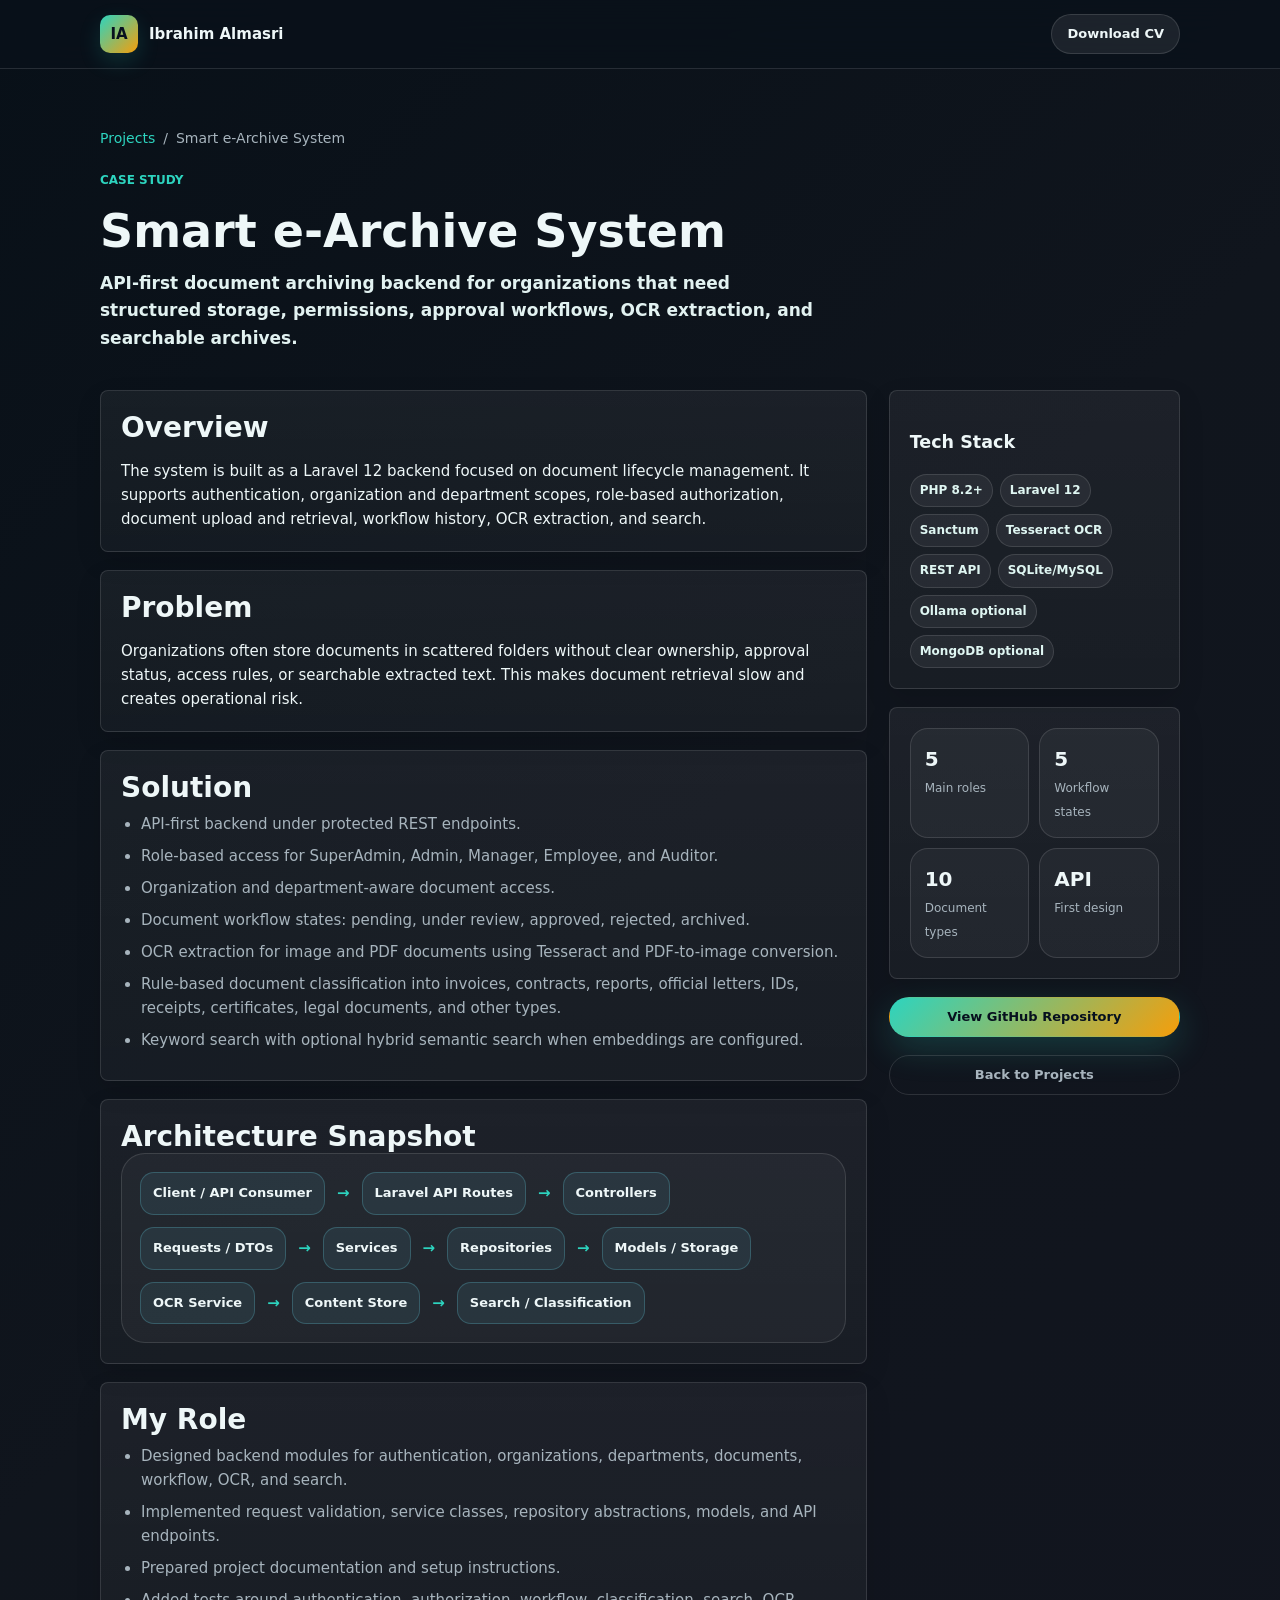
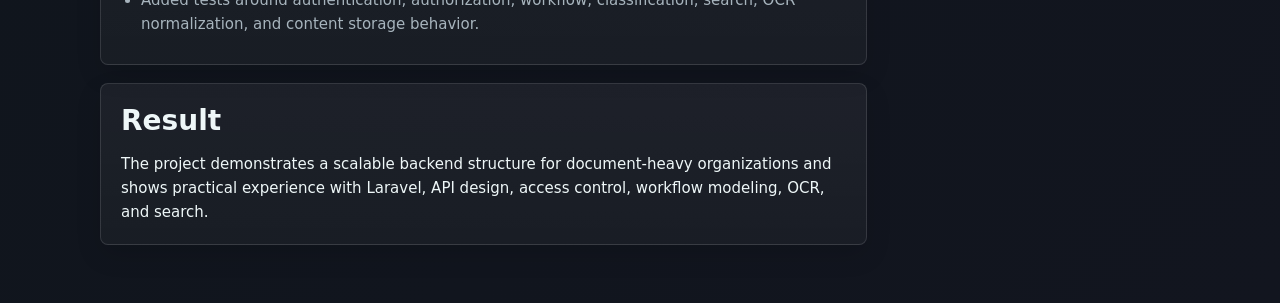
<file: projects/smart-archive.html>
<!doctype html>
<html lang="en">
<head>
  <meta charset="utf-8">
  <meta name="viewport" content="width=device-width, initial-scale=1">
  <title>Smart e-Archive System — Case Study | Ibrahim Almasri</title>
  <meta name="description" content="Smart e-Archive System case study: Laravel 12 API-first document management, OCR, approval workflow, classification, and search.">
  <link rel="stylesheet" href="../style.css">
</head>
<body>
  <header class="site-header">
    <div class="container nav">
      <a class="logo" href="../index.html"><span class="logo-mark">IA</span><span>Ibrahim Almasri</span></a>
      <div class="nav-actions"><a class="btn-secondary" href="../files/IbrahimCVPlus26.pdf" target="_blank" rel="noopener">Download CV</a></div>
    </div>
  </header>
  <main class="project-page">
    <div class="container">
      <div class="breadcrumb"><a href="../index.html#projects">Projects</a><span>/</span><span>Smart e-Archive System</span></div>
      <div class="section-head">
        <div>
          <p class="section-label">Case Study</p>
          <h1>Smart e-Archive System</h1>
          <p class="hero-subtitle">API-first document archiving backend for organizations that need structured storage, permissions, approval workflows, OCR extraction, and searchable archives.</p>
        </div>
      </div>
      <div class="case-grid">
        <div class="case-main">
          <section class="card">
            <h2>Overview</h2>
            <p>The system is built as a Laravel 12 backend focused on document lifecycle management. It supports authentication, organization and department scopes, role-based authorization, document upload and retrieval, workflow history, OCR extraction, and search.</p>
          </section>
          <section class="card">
            <h2>Problem</h2>
            <p>Organizations often store documents in scattered folders without clear ownership, approval status, access rules, or searchable extracted text. This makes document retrieval slow and creates operational risk.</p>
          </section>
          <section class="card">
            <h2>Solution</h2>
            <ul class="case-list">
              <li>API-first backend under protected REST endpoints.</li>
              <li>Role-based access for SuperAdmin, Admin, Manager, Employee, and Auditor.</li>
              <li>Organization and department-aware document access.</li>
              <li>Document workflow states: pending, under review, approved, rejected, archived.</li>
              <li>OCR extraction for image and PDF documents using Tesseract and PDF-to-image conversion.</li>
              <li>Rule-based document classification into invoices, contracts, reports, official letters, IDs, receipts, certificates, legal documents, and other types.</li>
              <li>Keyword search with optional hybrid semantic search when embeddings are configured.</li>
            </ul>
          </section>
          <section class="card">
            <h2>Architecture Snapshot</h2>
            <div class="diagram">
              <div class="diagram-row"><span class="node">Client / API Consumer</span><span class="arrow">→</span><span class="node">Laravel API Routes</span><span class="arrow">→</span><span class="node">Controllers</span></div>
              <div class="diagram-row"><span class="node">Requests / DTOs</span><span class="arrow">→</span><span class="node">Services</span><span class="arrow">→</span><span class="node">Repositories</span><span class="arrow">→</span><span class="node">Models / Storage</span></div>
              <div class="diagram-row"><span class="node">OCR Service</span><span class="arrow">→</span><span class="node">Content Store</span><span class="arrow">→</span><span class="node">Search / Classification</span></div>
            </div>
          </section>
          <section class="card">
            <h2>My Role</h2>
            <ul class="case-list">
              <li>Designed backend modules for authentication, organizations, departments, documents, workflow, OCR, and search.</li>
              <li>Implemented request validation, service classes, repository abstractions, models, and API endpoints.</li>
              <li>Prepared project documentation and setup instructions.</li>
              <li>Added tests around authentication, authorization, workflow, classification, search, OCR normalization, and content storage behavior.</li>
            </ul>
          </section>
          <section class="card">
            <h2>Result</h2>
            <p>The project demonstrates a scalable backend structure for document-heavy organizations and shows practical experience with Laravel, API design, access control, workflow modeling, OCR, and search.</p>
          </section>
        </div>
        <aside class="case-side">
          <div class="card">
            <h3>Tech Stack</h3>
            <div class="stack-cloud"><span class="tag">PHP 8.2+</span><span class="tag">Laravel 12</span><span class="tag">Sanctum</span><span class="tag">Tesseract OCR</span><span class="tag">REST API</span><span class="tag">SQLite/MySQL</span><span class="tag">Ollama optional</span><span class="tag">MongoDB optional</span></div>
          </div>
          <div class="card mini-stat">
            <div><strong>5</strong><span>Main roles</span></div>
            <div><strong>5</strong><span>Workflow states</span></div>
            <div><strong>10</strong><span>Document types</span></div>
            <div><strong>API</strong><span>First design</span></div>
          </div>
          <a class="btn" href="https://github.com/Ibrahimalmari/smart-archive" target="_blank" rel="noopener">View GitHub Repository</a>
          <a class="btn-ghost" href="../index.html#projects">Back to Projects</a>
        </aside>
      </div>
    </div>
  </main>
  <script src="../script.js"></script>
</body>
</html>
</file>
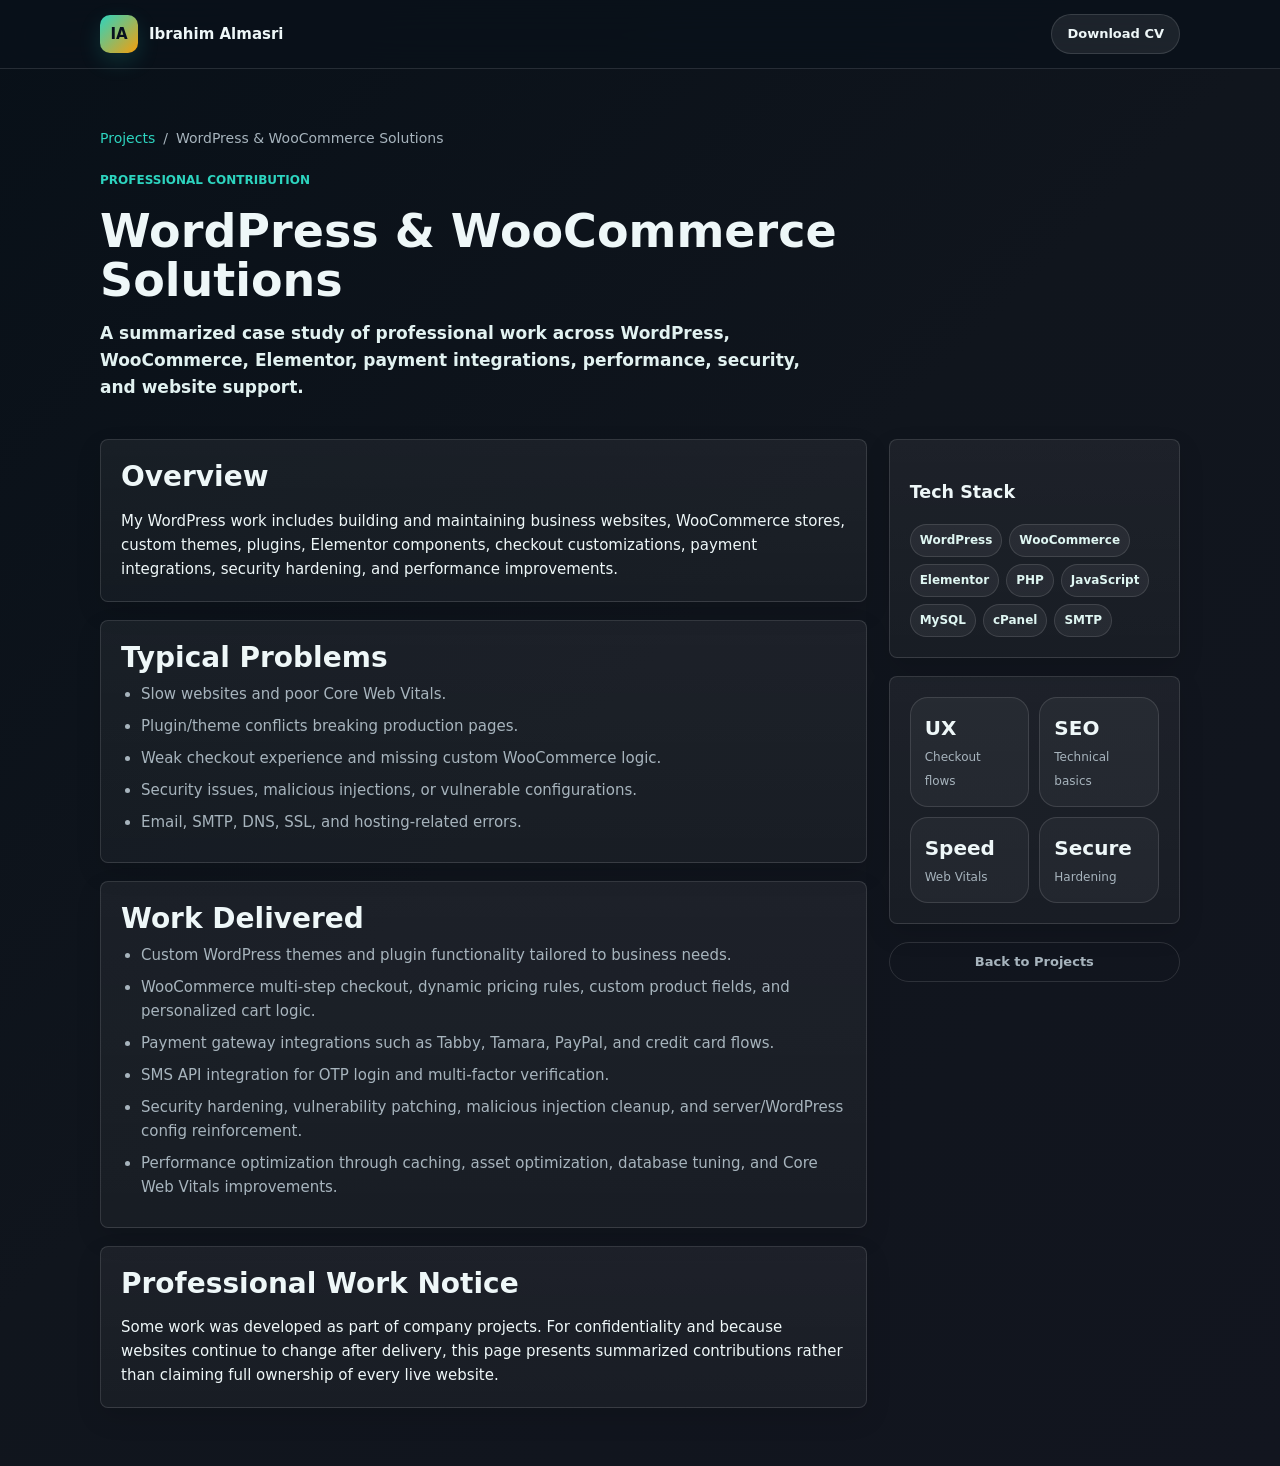
<file: projects/wordpress-solutions.html>
<!doctype html>
<html lang="en">
<head>
  <meta charset="utf-8">
  <meta name="viewport" content="width=device-width, initial-scale=1">
  <title>WordPress & WooCommerce Solutions — Case Study | Ibrahim Almasri</title>
  <meta name="description" content="WordPress and WooCommerce professional contribution case study by Ibrahim Almasri.">
  <link rel="stylesheet" href="../style.css">
</head>
<body>
  <header class="site-header">
    <div class="container nav">
      <a class="logo" href="../index.html"><span class="logo-mark">IA</span><span>Ibrahim Almasri</span></a>
      <div class="nav-actions"><a class="btn-secondary" href="../files/IbrahimCVPlus26.pdf" target="_blank" rel="noopener">Download CV</a></div>
    </div>
  </header>
  <main class="project-page">
    <div class="container">
      <div class="breadcrumb"><a href="../index.html#projects">Projects</a><span>/</span><span>WordPress & WooCommerce Solutions</span></div>
      <div class="section-head">
        <div>
          <p class="section-label">Professional Contribution</p>
          <h1>WordPress & WooCommerce Solutions</h1>
          <p class="hero-subtitle">A summarized case study of professional work across WordPress, WooCommerce, Elementor, payment integrations, performance, security, and website support.</p>
        </div>
      </div>
      <div class="case-grid">
        <div class="case-main">
          <section class="card">
            <h2>Overview</h2>
            <p>My WordPress work includes building and maintaining business websites, WooCommerce stores, custom themes, plugins, Elementor components, checkout customizations, payment integrations, security hardening, and performance improvements.</p>
          </section>
          <section class="card">
            <h2>Typical Problems</h2>
            <ul class="case-list">
              <li>Slow websites and poor Core Web Vitals.</li>
              <li>Plugin/theme conflicts breaking production pages.</li>
              <li>Weak checkout experience and missing custom WooCommerce logic.</li>
              <li>Security issues, malicious injections, or vulnerable configurations.</li>
              <li>Email, SMTP, DNS, SSL, and hosting-related errors.</li>
            </ul>
          </section>
          <section class="card">
            <h2>Work Delivered</h2>
            <ul class="case-list">
              <li>Custom WordPress themes and plugin functionality tailored to business needs.</li>
              <li>WooCommerce multi-step checkout, dynamic pricing rules, custom product fields, and personalized cart logic.</li>
              <li>Payment gateway integrations such as Tabby, Tamara, PayPal, and credit card flows.</li>
              <li>SMS API integration for OTP login and multi-factor verification.</li>
              <li>Security hardening, vulnerability patching, malicious injection cleanup, and server/WordPress config reinforcement.</li>
              <li>Performance optimization through caching, asset optimization, database tuning, and Core Web Vitals improvements.</li>
            </ul>
          </section>
          <section class="card">
            <h2>Professional Work Notice</h2>
            <p>Some work was developed as part of company projects. For confidentiality and because websites continue to change after delivery, this page presents summarized contributions rather than claiming full ownership of every live website.</p>
          </section>
        </div>
        <aside class="case-side">
          <div class="card">
            <h3>Tech Stack</h3>
            <div class="stack-cloud"><span class="tag">WordPress</span><span class="tag">WooCommerce</span><span class="tag">Elementor</span><span class="tag">PHP</span><span class="tag">JavaScript</span><span class="tag">MySQL</span><span class="tag">cPanel</span><span class="tag">SMTP</span></div>
          </div>
          <div class="card mini-stat">
            <div><strong>UX</strong><span>Checkout flows</span></div>
            <div><strong>SEO</strong><span>Technical basics</span></div>
            <div><strong>Speed</strong><span>Web Vitals</span></div>
            <div><strong>Secure</strong><span>Hardening</span></div>
          </div>
          <a class="btn-ghost" href="../index.html#projects">Back to Projects</a>
        </aside>
      </div>
    </div>
  </main>
  <script src="../script.js"></script>
</body>
</html>
</file>
<file: style.css>
:root{
  --bg:#09111a;
  --bg-soft:#111a24;
  --card:#121b28;
  --card-2:#0b121d;
  --text:#eef7f8;
  --muted:#a7b4bd;
  --line:rgba(255,255,255,.12);
  --brand:#2dd4bf;
  --brand-2:#f59e0b;
  --accent:#22c55e;
  --warning:#fbbf24;
  --danger:#fb7185;
  --shadow:0 14px 38px rgba(0,0,0,.28);
  --radius:8px;
  --container:1120px;
}
*{box-sizing:border-box}
html{scroll-behavior:smooth;scroll-padding-top:86px}
body{
  margin:0;
  font-family:Inter,ui-sans-serif,system-ui,-apple-system,BlinkMacSystemFont,"Segoe UI",Arial,sans-serif;
  background:linear-gradient(135deg,#081018 0%,#10151d 48%,#12151f 100%);
  color:var(--text);
  font-size:15px;
  line-height:1.6;
}
a{color:inherit;text-decoration:none}
img{max-width:100%;display:block}
.container{max-width:var(--container);margin:0 auto;padding:0 20px}
.skip-link{position:absolute;left:-9999px;top:auto;width:1px;height:1px;overflow:hidden}
.skip-link:focus{left:20px;top:20px;width:auto;height:auto;padding:10px 14px;background:#fff;color:#0c1222;border-radius:var(--radius);z-index:999}
.site-header{
  position:sticky;top:0;z-index:50;
  background:rgba(9,17,26,.78);
  backdrop-filter:blur(18px);
  border-bottom:1px solid var(--line);
}
.nav{display:flex;align-items:center;justify-content:space-between;min-height:68px;gap:16px}
.logo{display:flex;align-items:center;gap:11px;font-weight:800;letter-spacing:0}
.logo-mark{width:38px;height:38px;border-radius:10px;background:linear-gradient(135deg,var(--brand),var(--brand-2));display:grid;place-items:center;color:#07101f;font-weight:900;box-shadow:0 8px 22px rgba(45,212,191,.16)}
.nav-links{display:flex;align-items:center;gap:6px;list-style:none;margin:0;padding:0}
.nav-links a{display:inline-flex;padding:8px 11px;border-radius:999px;color:var(--muted);font-size:13px;font-weight:650}
.nav-links a:hover,.nav-links a.active{color:var(--text);background:rgba(255,255,255,.07)}
.nav-actions{display:flex;align-items:center;gap:10px}
.btn,.btn-secondary,.btn-ghost{
  display:inline-flex;align-items:center;justify-content:center;gap:9px;
  min-height:40px;padding:0 15px;border-radius:999px;
  font-weight:750;font-size:13px;border:1px solid transparent;transition:.2s ease;
}
.btn{background:linear-gradient(135deg,var(--brand),var(--brand-2));color:#06101e;box-shadow:0 12px 34px rgba(45,212,191,.20)}
.btn:hover{transform:translateY(-2px);box-shadow:0 18px 42px rgba(245,158,11,.22)}
.btn-secondary{background:rgba(255,255,255,.08);border-color:var(--line);color:var(--text)}
.btn-secondary:hover,.btn-ghost:hover{background:rgba(255,255,255,.12);transform:translateY(-1px)}
.btn-ghost{color:var(--muted);border-color:var(--line);background:transparent}
.menu-btn{display:none;width:40px;height:40px;border:1px solid var(--line);background:rgba(255,255,255,.07);color:var(--text);border-radius:var(--radius);font-size:20px}
.hero{padding:72px 0 54px;position:relative;overflow:hidden}
.hero:before{content:"";position:absolute;inset:0;background:linear-gradient(90deg,rgba(45,212,191,.08),transparent 32%,rgba(245,158,11,.06));pointer-events:none}
.hero>.container{position:relative}
.hero-grid{display:grid;grid-template-columns:1.12fr .88fr;gap:42px;align-items:center}
.eyebrow{display:inline-flex;align-items:center;gap:10px;padding:6px 10px;border-radius:999px;background:rgba(45,212,191,.10);color:#ccfbf1;border:1px solid rgba(45,212,191,.22);font-size:12.5px;font-weight:700}
.dot{width:8px;height:8px;border-radius:50%;background:var(--accent);box-shadow:0 0 0 6px rgba(52,211,153,.12)}
h1{font-size:46px;line-height:1.08;margin:16px 0 14px;letter-spacing:0;max-width:760px}
.role-divider{color:rgba(238,247,248,.46);font-weight:750}
.gradient-text{background:linear-gradient(135deg,#fff,var(--brand),var(--brand-2));-webkit-background-clip:text;background-clip:text;color:transparent}
.hero-subtitle{font-size:17px;color:#e2f2f1;max-width:720px;margin:0 0 14px;font-weight:600}
.hero-copy{max-width:690px;color:var(--muted);font-size:15px;margin:0 0 24px}
.hero-actions{display:flex;flex-wrap:wrap;gap:10px;margin:24px 0}
.hero-meta{display:grid;grid-template-columns:repeat(3,minmax(0,1fr));gap:10px;margin-top:24px;max-width:650px}
.meta-card{padding:14px 15px;border:1px solid var(--line);border-radius:var(--radius);background:linear-gradient(180deg,rgba(255,255,255,.07),rgba(255,255,255,.035))}
.meta-card strong{display:block;font-size:20px;line-height:1.1}
.meta-card span{font-size:13px;color:var(--muted)}
.hero-visual{position:relative}
.profile-card{
  position:relative;overflow:hidden;border:1px solid var(--line);border-radius:var(--radius);background:linear-gradient(180deg,rgba(255,255,255,.075),rgba(255,255,255,.035));box-shadow:var(--shadow);padding:20px;
}
.profile-top{display:flex;align-items:center;gap:14px;margin-bottom:18px}
.avatar{width:60px;height:60px;border-radius:var(--radius);background:linear-gradient(135deg,var(--brand),var(--brand-2));display:grid;place-items:center;color:#07101f;font-weight:900;font-size:22px;box-shadow:0 12px 28px rgba(45,212,191,.18)}
.status-pill{display:inline-flex;align-items:center;gap:8px;border:1px solid rgba(52,211,153,.28);background:rgba(52,211,153,.10);color:#caffe9;border-radius:999px;padding:5px 10px;font-size:12px;font-weight:800}
.profile-stats{display:grid;grid-template-columns:repeat(3,minmax(0,1fr));gap:8px;margin:-4px 0 16px}
.profile-stats span{border:1px solid rgba(255,255,255,.10);background:rgba(255,255,255,.045);border-radius:var(--radius);padding:9px 8px;color:var(--muted);font-size:12px;line-height:1.25;text-align:center}
.profile-stats strong{display:block;color:var(--text);font-size:13px}
.code-window{border:1px solid var(--line);border-radius:var(--radius);background:#07101f;overflow:hidden}
.window-bar{display:flex;gap:7px;align-items:center;height:36px;padding:0 12px;background:rgba(255,255,255,.055);border-bottom:1px solid var(--line)}
.circle{width:10px;height:10px;border-radius:50%;background:rgba(255,255,255,.25)}
pre{margin:0;white-space:pre-wrap;font-family:"SFMono-Regular",Consolas,"Liberation Mono",monospace;color:#e9f7ff;font-size:12.5px;line-height:1.7;padding:15px}
.k{color:#6ee7f9}.s{color:#a7f3d0}.n{color:#c4b5fd}.c{color:#94a3b8}
.stack-cloud{display:flex;gap:7px;flex-wrap:wrap;margin-top:16px}
.tag{display:inline-flex;align-items:center;border:1px solid var(--line);background:rgba(255,255,255,.06);padding:6px 9px;border-radius:999px;color:#dff6f2;font-size:12px;font-weight:750}
.strong-tag{background:rgba(45,212,191,.12);border-color:rgba(45,212,191,.26);color:#ccfbf1}
.section{padding:64px 0;border-top:1px solid rgba(255,255,255,.06)}
section[id]{scroll-margin-top:86px}
.section-head{display:flex;justify-content:space-between;align-items:flex-end;gap:18px;margin-bottom:24px}
.section-label{color:var(--brand);font-size:12px;font-weight:900;text-transform:uppercase;letter-spacing:0;margin:0 0 8px}
h2{font-size:28px;line-height:1.18;margin:0;letter-spacing:0}
.section-text{color:var(--muted);max-width:650px;margin:10px 0 0}
.about-grid{display:grid;grid-template-columns:1fr .82fr;gap:22px}
.card{border:1px solid var(--line);background:linear-gradient(180deg,rgba(255,255,255,.055),rgba(255,255,255,.035));border-radius:var(--radius);padding:20px;box-shadow:0 10px 26px rgba(0,0,0,.12)}
.card p:first-child{margin-top:0}.card p:last-child{margin-bottom:0}
.highlight-list{display:grid;gap:12px;margin:0;padding:0;list-style:none}
.highlight-list li{display:flex;gap:12px;align-items:flex-start;color:#d9e5fb}
.check{flex:0 0 24px;width:24px;height:24px;border-radius:9px;background:rgba(52,211,153,.14);color:#a7f3d0;display:grid;place-items:center;font-weight:900}
.skills-grid{display:grid;grid-template-columns:repeat(4,minmax(0,1fr));gap:14px}
.skill-card h3,.project-card h3,.timeline-card h3{margin:0 0 10px;font-size:17px}
.skill-card ul{margin:0;padding:0;list-style:none;display:flex;gap:8px;flex-wrap:wrap}
.skill-card li{font-size:13px;color:#dce8ff;background:rgba(255,255,255,.055);border:1px solid rgba(255,255,255,.08);padding:6px 9px;border-radius:999px}
.skill-card{min-height:142px}
.featured-skill{grid-column:span 2;background:linear-gradient(180deg,rgba(45,212,191,.12),rgba(255,255,255,.04));border-color:rgba(45,212,191,.24)}
.featured-skill h3{font-size:19px}
.projects-grid{display:grid;grid-template-columns:repeat(2,minmax(0,1fr));gap:18px}
.project-card{
  --project-accent:var(--brand);
  --project-soft:rgba(110,231,249,.10);
  position:relative;overflow:hidden;min-height:430px;display:flex;flex-direction:column;justify-content:space-between;padding:0;
  background:linear-gradient(180deg,var(--project-soft),rgba(255,255,255,.04) 44%),rgba(255,255,255,.045);
}
.project-card:before{content:"";position:absolute;inset:0 0 auto;height:3px;background:var(--project-accent)}
.project-archive{--project-accent:#2dd4bf;--project-soft:rgba(45,212,191,.10)}
.project-leads{--project-accent:#34d399;--project-soft:rgba(52,211,153,.10)}
.project-commerce{--project-accent:#fbbf24;--project-soft:rgba(251,191,36,.10)}
.project-ops{--project-accent:#fb7185;--project-soft:rgba(251,113,133,.10)}
.featured-project{box-shadow:0 16px 34px rgba(0,0,0,.18)}
.project-card>*{position:relative}
.project-header{display:flex;align-items:center;justify-content:space-between;gap:12px;padding:18px 18px 0}
.project-icon{width:44px;height:44px;border-radius:8px;display:grid;place-items:center;background:var(--project-accent);color:#07101f;font-size:11px;font-weight:950;letter-spacing:0}
.project-type{display:inline-flex;align-items:center;min-height:28px;padding:0 10px;border:1px solid var(--line);border-radius:999px;background:rgba(255,255,255,.05);color:#dbeafe;font-size:12px;font-weight:800;white-space:nowrap}
.project-body{padding:18px 18px 0}
.project-card h3{font-size:18px}
.project-card p{color:var(--muted);margin:0 0 16px}
.project-card .stack-cloud{margin-top:14px}
.project-snapshot{min-height:106px;margin-top:18px;border:1px solid rgba(255,255,255,.11);border-radius:8px;background:rgba(7,16,31,.50);padding:12px}
.snapshot-window{display:flex;gap:6px;margin-bottom:12px}
.snapshot-window span{width:8px;height:8px;border-radius:50%;background:rgba(255,255,255,.28)}
.archive-preview-grid{display:grid;grid-template-columns:1.3fr 1fr 1fr;grid-auto-rows:18px;gap:8px}
.archive-preview-grid span{border-radius:5px;background:rgba(255,255,255,.12)}
.archive-preview-grid .doc-pane{grid-row:span 2;background:linear-gradient(135deg,rgba(110,231,249,.33),rgba(255,255,255,.10))}
.archive-preview-grid .active{background:var(--project-accent)}
.leads-snapshot{display:grid;grid-template-columns:minmax(0,1fr) 26px minmax(0,1fr) 26px minmax(0,1fr);align-items:center;gap:8px}
.leads-snapshot span{display:grid;place-items:center;min-height:54px;border:1px solid rgba(52,211,153,.24);border-radius:7px;background:rgba(52,211,153,.08);color:#dfffee;font-size:12px;font-weight:850;text-align:center}
.leads-snapshot i{display:block;height:2px;background:linear-gradient(90deg,var(--project-accent),rgba(52,211,153,.10));position:relative}
.leads-snapshot i:after{content:"";position:absolute;right:2px;top:50%;width:7px;height:7px;border-top:2px solid var(--project-accent);border-right:2px solid var(--project-accent);transform:translateY(-50%) rotate(45deg)}
.commerce-snapshot{display:grid;grid-template-columns:repeat(4,minmax(0,1fr));gap:8px;align-items:stretch}
.commerce-snapshot span,.commerce-snapshot strong{display:grid;place-items:center;min-height:76px;border:1px solid rgba(251,191,36,.22);border-radius:7px;background:rgba(251,191,36,.08);color:#fff4cf;font-size:12px;font-weight:850;text-align:center}
.commerce-snapshot strong{background:rgba(52,211,153,.12);border-color:rgba(52,211,153,.28);color:#d1fae5}
.ops-snapshot{display:grid;grid-template-columns:repeat(4,minmax(0,1fr));gap:8px}
.ops-snapshot span{position:relative;display:grid;place-items:end start;min-height:76px;padding:10px;border:1px solid rgba(251,113,133,.22);border-radius:7px;background:rgba(251,113,133,.08);color:#ffe4e9;font-size:12px;font-weight:850}
.ops-snapshot span:before{content:"";position:absolute;left:10px;top:10px;width:10px;height:10px;border-radius:50%;background:var(--project-accent);box-shadow:0 0 0 5px rgba(251,113,133,.12)}
.project-points{display:grid;gap:8px;margin:16px 0 0;padding:0;list-style:none;color:#d8e6ff;font-size:14px}
.project-points li:before{content:"•";color:var(--project-accent);font-weight:900;margin-right:8px}
.project-actions{display:flex;gap:10px;flex-wrap:wrap;margin-top:0;padding:18px}
.timeline{display:grid;gap:16px}
.timeline-card{display:grid;grid-template-columns:260px 1fr;gap:22px}
.timeline-card .date{color:var(--brand);font-weight:850;font-size:14px}
.timeline-card .role{color:var(--text);font-weight:800}
.timeline-card .company{color:var(--muted);font-weight:650}
.timeline-card ul{margin:10px 0 0;padding-left:20px;color:var(--muted)}
.notice{border:1px solid rgba(251,191,36,.28);background:rgba(251,191,36,.08);border-radius:var(--radius);padding:20px;color:#fff4cf}
.contact-grid{display:grid;grid-template-columns:1fr 1fr;gap:18px}
.contact-card{display:flex;align-items:center;justify-content:space-between;gap:16px}
.contact-card span{color:var(--muted);display:block;font-size:12.5px}.contact-card strong{font-size:15px;overflow-wrap:anywhere}
.footer{padding:28px 0;border-top:1px solid var(--line);color:var(--muted)}
.footer .container{display:block}
.project-page{padding:58px 0}
.breadcrumb{display:flex;gap:8px;align-items:center;color:var(--muted);font-size:14px;margin-bottom:22px}.breadcrumb a{color:var(--brand)}
.case-grid{display:grid;grid-template-columns:1fr .38fr;gap:22px;align-items:start}
.case-main{display:grid;gap:18px}.case-side{position:sticky;top:100px;display:grid;gap:18px}
.case-list{margin:0;padding-left:20px;color:var(--muted)}
.case-list li{margin:8px 0}
.mini-stat{display:grid;grid-template-columns:1fr 1fr;gap:10px}.mini-stat div{border:1px solid var(--line);border-radius:18px;padding:14px;background:rgba(255,255,255,.045)}.mini-stat strong{display:block;font-size:20px}.mini-stat span{font-size:12px;color:var(--muted)}
.diagram{border:1px solid var(--line);border-radius:24px;padding:18px;background:rgba(255,255,255,.04);display:grid;gap:12px}
.diagram-row{display:flex;gap:12px;flex-wrap:wrap;align-items:center}.node{border:1px solid rgba(110,231,249,.22);background:rgba(110,231,249,.08);padding:10px 12px;border-radius:14px;font-size:13px;font-weight:800}.arrow{color:var(--brand);font-weight:900}
@media (max-width:940px){
  h1{font-size:36px}
  h2{font-size:25px}
  .hero-grid,.about-grid,.case-grid,.contact-grid{grid-template-columns:1fr}.case-side{position:static}.skills-grid,.projects-grid{grid-template-columns:repeat(2,minmax(0,1fr))}.timeline-card{grid-template-columns:1fr}.section-head{display:block}.hero{padding-top:52px}
  .nav-links{position:fixed;left:18px;right:18px;top:86px;display:none;flex-direction:column;align-items:stretch;background:rgba(17,26,36,.98);border:1px solid var(--line);border-radius:var(--radius);padding:12px;box-shadow:var(--shadow)}
  .nav-links.open{display:flex}.nav-links a{justify-content:center}.menu-btn{display:inline-grid;place-items:center}.nav-actions .btn-secondary{display:none}
}
@media (max-width:620px){
  .container{padding:0 16px}.hero-meta,.skills-grid,.projects-grid,.mini-stat{grid-template-columns:1fr}h1{font-size:30px}.hero-subtitle{font-size:15px}h2{font-size:23px}.card{padding:18px}.project-card{min-height:auto;padding:0}.featured-skill{grid-column:auto}.nav{min-height:64px}.nav-links{top:74px}.profile-card{padding:18px}.profile-stats{grid-template-columns:1fr}.hero-actions .btn,.hero-actions .btn-secondary,.hero-actions .btn-ghost{width:100%}.contact-card{display:block}.section{padding:46px 0}
  .project-header{align-items:flex-start}.project-type{white-space:normal;text-align:right}.leads-snapshot{grid-template-columns:1fr}.leads-snapshot i{width:18px;height:18px;justify-self:center;background:none}.leads-snapshot i:before{content:"";position:absolute;left:8px;top:0;bottom:4px;width:2px;background:linear-gradient(180deg,var(--project-accent),rgba(52,211,153,.10))}.leads-snapshot i:after{right:auto;left:4px;top:auto;bottom:1px;transform:rotate(135deg)}.commerce-snapshot,.ops-snapshot{grid-template-columns:repeat(2,minmax(0,1fr))}
}
</file>
